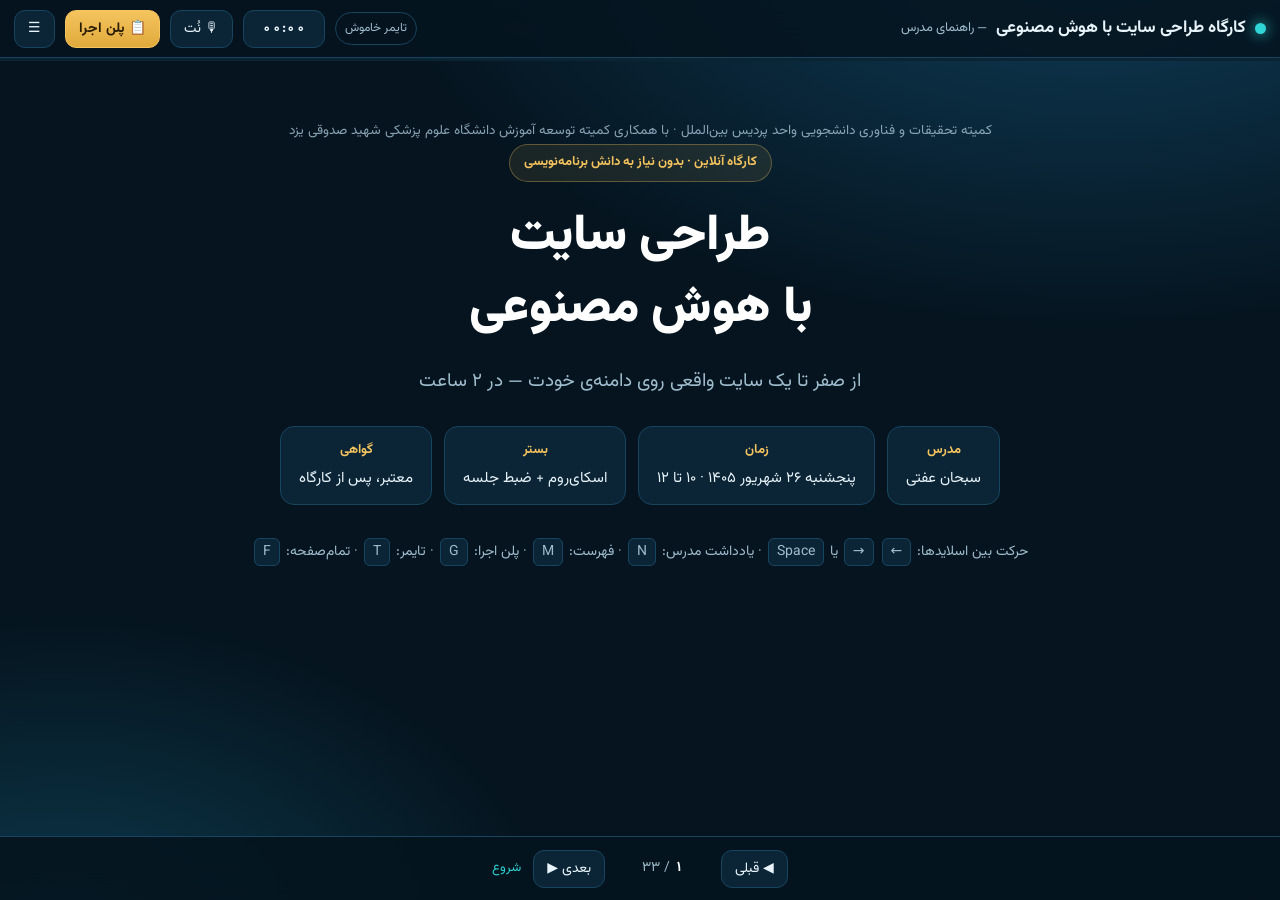
<file: workshop/index.html>
<!DOCTYPE html>
<html lang="fa" dir="rtl">
<head>
<meta charset="utf-8">
<meta name="viewport" content="width=device-width, initial-scale=1">
<title>کارگاه طراحی سایت با هوش مصنوعی</title>
<meta name="description" content="دک ارائه و راهنمای کامل مدرس برای کارگاه دوساعته طراحی سایت با هوش مصنوعی">
<link rel="icon" href="data:image/svg+xml,<svg xmlns='http://www.w3.org/2000/svg' viewBox='0 0 100 100'><text y='.9em' font-size='90'>🚀</text></svg>">
<link rel="preconnect" href="https://fonts.googleapis.com">
<link rel="preconnect" href="https://fonts.gstatic.com" crossorigin>
<link href="https://fonts.googleapis.com/css2?family=Vazirmatn:wght@400;500;700;900&display=swap" rel="stylesheet">
<style>
:root{
  --bg:#05141f; --bg2:#08203200; --panel:#0b2536; --panel2:#0e2e42;
  --line:#17455f; --line2:#1e5a7a;
  --teal:#2fd4d4; --teal-dim:#1c8f96; --gold:#f5c45e; --gold-dim:#a8802c;
  --txt:#e8f4fa; --txt-dim:#9fbccd; --white:#fff;
  --ok:#3ddc97; --warn:#ffb454; --danger:#ff6b6b;
  --radius:18px; --radius-sm:12px;
  --shadow:0 18px 50px rgba(0,0,0,.45);
  --maxw:1080px;
}
*{box-sizing:border-box}
html,body{margin:0;padding:0;height:100%}
body{
  font-family:'Vazirmatn',Tahoma,system-ui,sans-serif;
  background:
    radial-gradient(1200px 700px at 85% -10%, #10405c 0%, transparent 60%),
    radial-gradient(900px 600px at 5% 105%, #0d3a4d 0%, transparent 55%),
    var(--bg);
  background-attachment:fixed;
  color:var(--txt); line-height:1.95; font-size:17px;
  -webkit-font-smoothing:antialiased;
}
a{color:var(--teal)}
code{direction:ltr;unicode-bidi:isolate;display:inline-block;background:rgba(47,212,212,.1);
  border:1px solid var(--line);border-radius:6px;padding:0 6px;font-size:.92em;font-family:Consolas,monospace}
b,strong{color:var(--white);font-weight:700}

/* ---------- TOP BAR ---------- */
.topbar{
  position:fixed; inset-inline:0; top:0; height:58px; z-index:60;
  display:flex; align-items:center; gap:10px; padding:0 14px;
  background:rgba(5,20,31,.86); backdrop-filter:blur(14px);
  border-bottom:1px solid var(--line);
}
.brand{display:flex;align-items:center;gap:9px;font-weight:700;white-space:nowrap}
.brand .dot{width:11px;height:11px;border-radius:50%;background:var(--teal);box-shadow:0 0 14px var(--teal)}
.brand span.sub{color:var(--txt-dim);font-weight:400;font-size:13px}
.spacer{flex:1}
.btn{
  background:var(--panel); border:1px solid var(--line); color:var(--txt);
  border-radius:11px; padding:7px 13px; font-family:inherit; font-size:14px;
  cursor:pointer; display:inline-flex; align-items:center; gap:7px; transition:.16s;
  white-space:nowrap;
}
.btn:hover{border-color:var(--teal);color:var(--white);transform:translateY(-1px)}
.btn.on{background:var(--teal);color:#042028;border-color:var(--teal);font-weight:700}
.btn.gold{background:linear-gradient(180deg,var(--gold),#e0a93b);color:#2a1c00;border-color:var(--gold);font-weight:700}
.btn.ghost{background:transparent}
.btn kbd{font-family:inherit;font-size:11px;opacity:.6;border:1px solid currentColor;border-radius:5px;padding:0 4px}
#timerBox{font-variant-numeric:tabular-nums;font-weight:700;min-width:82px;justify-content:center}
#paceTag{font-size:12px;padding:4px 9px;border-radius:20px;border:1px solid var(--line);color:var(--txt-dim)}
#paceTag.ahead{color:var(--ok);border-color:var(--ok)}
#paceTag.behind{color:var(--warn);border-color:var(--warn)}
#paceTag.late{color:var(--danger);border-color:var(--danger)}
.progress{position:fixed;top:58px;inset-inline:0;height:3px;background:#0a2434;z-index:60}
.progress>i{display:block;height:100%;background:linear-gradient(90deg,var(--teal),var(--gold));transition:width .3s}

/* ---------- SLIDE AREA ---------- */
.stage{padding:96px 20px 130px;min-height:100vh}
.slide{display:none;max-width:var(--maxw);margin:0 auto;animation:in .35s ease both}
.slide.active{display:block}
@keyframes in{from{opacity:0;transform:translateY(14px)}to{opacity:1;transform:none}}
.eyebrow{
  display:inline-flex;align-items:center;gap:8px;font-size:13px;font-weight:700;
  color:var(--gold); background:rgba(245,196,94,.09); border:1px solid rgba(245,196,94,.32);
  padding:5px 14px;border-radius:30px;margin-bottom:14px;
}
h1{font-size:clamp(30px,5vw,50px);line-height:1.45;margin:.1em 0 .35em;font-weight:900;color:var(--white)}
h2{font-size:clamp(24px,3.6vw,36px);line-height:1.5;margin:.1em 0 .5em;font-weight:900;color:var(--white)}
h3{font-size:20px;margin:1.3em 0 .5em;color:var(--teal);font-weight:700}
.lead{font-size:19px;color:var(--txt-dim);max-width:62ch}
.hl{color:var(--teal);font-weight:700}
.hl-g{color:var(--gold);font-weight:700}

/* ---------- CARDS / GRID ---------- */
.card{
  background:linear-gradient(180deg,var(--panel),#092131);
  border:1px solid var(--line); border-radius:var(--radius);
  padding:20px 22px; box-shadow:var(--shadow);
}
.card + .card{margin-top:14px}
.grid{display:grid;gap:14px;margin-top:8px}
.g2{grid-template-columns:repeat(2,1fr)}
.g3{grid-template-columns:repeat(3,1fr)}
.g4{grid-template-columns:repeat(4,1fr)}
@media(max-width:860px){.g2,.g3,.g4{grid-template-columns:1fr}}
.card h4{margin:0 0 6px;font-size:18px;color:var(--white);display:flex;align-items:center;gap:9px}
.card p{margin:0;color:var(--txt-dim);font-size:15.5px}
.ico{
  width:38px;height:38px;flex:none;border-radius:11px;display:grid;place-items:center;font-size:19px;
  background:rgba(47,212,212,.12);border:1px solid rgba(47,212,212,.3);
}
.ico.g{background:rgba(245,196,94,.12);border-color:rgba(245,196,94,.3)}

ul.bullets{list-style:none;padding:0;margin:14px 0}
ul.bullets li{position:relative;padding-inline-start:30px;margin-bottom:11px;font-size:17px}
ul.bullets li::before{
  content:'';position:absolute;inset-inline-start:6px;top:14px;width:9px;height:9px;border-radius:50%;
  background:var(--teal);box-shadow:0 0 10px rgba(47,212,212,.7);
}
ul.bullets.gold li::before{background:var(--gold);box-shadow:0 0 10px rgba(245,196,94,.7)}
ol.steps{counter-reset:s;list-style:none;padding:0;margin:14px 0}
ol.steps li{counter-increment:s;position:relative;padding-inline-start:46px;margin-bottom:14px}
ol.steps li::before{
  content:counter(s);position:absolute;inset-inline-start:0;top:4px;width:30px;height:30px;border-radius:9px;
  background:var(--teal);color:#042028;font-weight:900;display:grid;place-items:center;font-size:15px;
}

/* ---------- TIMELINE / FLOW ---------- */
.flow{display:flex;gap:10px;flex-wrap:wrap;margin-top:18px}
.flow .step{
  flex:1 1 170px;background:var(--panel);border:1px solid var(--line);border-radius:14px;padding:14px;
  position:relative;text-align:center;
}
.flow .step .n{
  width:30px;height:30px;margin:0 auto 8px;border-radius:50%;background:var(--gold);color:#2a1c00;
  font-weight:900;display:grid;place-items:center;
}
.flow .step b{display:block;font-size:15px;margin-bottom:3px}
.flow .step small{color:var(--txt-dim);font-size:13px;line-height:1.7;display:block}

/* ---------- CODE ---------- */
.codewrap{position:relative;margin:14px 0}
pre{
  background:#04121c;border:1px solid var(--line);border-radius:var(--radius-sm);
  padding:16px 18px;overflow:auto;direction:ltr;text-align:left;
  font-family:'SFMono-Regular',Consolas,'Courier New',monospace;font-size:14px;line-height:1.75;
  color:#cfe9f5;margin:0;
}
pre .c{color:#5d87a1}      /* comment */
pre .t{color:#7fd6ff}      /* tag */
pre .s{color:#ffd48a}      /* string */
pre .k{color:#ff9ecb}      /* keyword */
.copy{
  position:absolute;top:8px;inset-inline-end:8px;z-index:2;
  background:var(--panel2);border:1px solid var(--line2);color:var(--txt);
  border-radius:9px;padding:4px 11px;font-family:inherit;font-size:12.5px;cursor:pointer;
}
.copy:hover{background:var(--teal);color:#042028}
.copy.done{background:var(--ok);color:#03301f;border-color:var(--ok)}

/* ---------- PROMPT CARD ---------- */
.prompt{
  background:linear-gradient(180deg,#0f3246,#0a2333);
  border:1px solid var(--gold-dim);border-radius:var(--radius);padding:18px 20px;position:relative;margin:16px 0;
}
.prompt::before{
  content:'✦ پرامپت آماده';position:absolute;top:-13px;inset-inline-start:20px;
  background:var(--gold);color:#2a1c00;font-size:12.5px;font-weight:700;padding:2px 12px;border-radius:20px;
}
.prompt .body{
  background:#04121c;border:1px solid var(--line);border-radius:var(--radius-sm);
  padding:15px 16px;margin-top:10px;white-space:pre-wrap;font-size:15px;color:#d5ecf7;line-height:2;
}

/* ---------- CALLOUTS ---------- */
.note{
  border-inline-start:4px solid var(--teal);background:rgba(47,212,212,.07);
  padding:13px 17px;border-radius:0 var(--radius-sm) var(--radius-sm) 0;margin:14px 0;font-size:16px;
}
.note.warn{border-color:var(--warn);background:rgba(255,180,84,.08)}
.note.bad{border-color:var(--danger);background:rgba(255,107,107,.08)}
.note.ok{border-color:var(--ok);background:rgba(61,220,151,.08)}
.note b{display:block;margin-bottom:3px}

/* ---------- DETAILS / ACCORDION ---------- */
details{
  background:var(--panel);border:1px solid var(--line);border-radius:var(--radius-sm);
  margin:11px 0;overflow:hidden;
}
details[open]{border-color:var(--teal-dim)}
summary{
  cursor:pointer;padding:12px 17px;font-weight:700;color:var(--teal);list-style:none;
  display:flex;align-items:center;gap:9px;user-select:none;font-size:16px;
}
summary::-webkit-details-marker{display:none}
summary::before{content:'＋';font-weight:900;color:var(--gold);width:19px;display:inline-block}
details[open] summary::before{content:'－'}
summary:hover{background:rgba(47,212,212,.06)}
details .in{padding:2px 17px 16px;border-top:1px solid var(--line);color:var(--txt-dim)}
details .in p:first-child{margin-top:12px}

/* ---------- TABLE ---------- */
table{width:100%;border-collapse:collapse;margin:14px 0;font-size:15.5px;overflow:hidden;border-radius:var(--radius-sm)}
th,td{padding:11px 14px;border:1px solid var(--line);text-align:right;vertical-align:top}
th{background:var(--panel2);color:var(--white);font-weight:700}
td{background:rgba(11,37,54,.55);color:var(--txt-dim)}
td b{color:var(--white)}
tr:hover td{background:rgba(47,212,212,.06)}

/* ---------- SPEAKER NOTES ---------- */
.notes{display:none}
body.shownotes .notes{
  display:block;margin-top:20px;background:rgba(245,196,94,.07);
  border:1px dashed var(--gold-dim);border-radius:var(--radius-sm);padding:15px 18px;font-size:16px;color:#f3e2c0;
}
body.shownotes .notes::before{
  content:'🎙 چی بگم';display:block;font-weight:900;color:var(--gold);margin-bottom:7px;font-size:14px;letter-spacing:.3px;
}
.notes .say{color:#fff;font-style:normal;border-inline-start:3px solid var(--gold);padding-inline-start:11px;display:block;margin:9px 0}

/* ---------- BOTTOM NAV ---------- */
.nav{
  position:fixed;bottom:0;inset-inline:0;height:64px;z-index:60;
  display:flex;align-items:center;justify-content:center;gap:12px;padding:0 16px;
  background:rgba(5,20,31,.9);backdrop-filter:blur(14px);border-top:1px solid var(--line);
}
.nav .pos{font-size:14px;color:var(--txt-dim);font-variant-numeric:tabular-nums;min-width:92px;text-align:center}
.nav .sect{font-size:13px;color:var(--teal);max-width:270px;overflow:hidden;text-overflow:ellipsis;white-space:nowrap}
@media(max-width:700px){.nav .sect{display:none}}
@media(max-width:820px){
  .brand span.sub{display:none}
  #paceTag{display:none}
  .topbar{gap:7px;padding:0 9px}
  .btn{padding:7px 10px;font-size:13px}
  .brand{font-size:14px;overflow:hidden;text-overflow:ellipsis;white-space:nowrap}
}
@media(max-width:520px){ .brand{display:none} }

/* ---------- TOC DRAWER ---------- */
.drawer{
  position:fixed;inset:0;z-index:80;background:rgba(2,10,16,.75);backdrop-filter:blur(5px);
  display:none;
}
.drawer.open{display:block}
.drawer .panel{
  position:absolute;inset-block:0;inset-inline-end:0;width:min(440px,92vw);
  background:#071c2a;border-inline-start:1px solid var(--line);padding:20px;overflow:auto;
  animation:slide .25s ease both;
}
@keyframes slide{from{transform:translateX(-30px);opacity:0}to{transform:none;opacity:1}}
.drawer h3{margin-top:0}
.toc{list-style:none;padding:0;margin:0}
.toc .sec{
  margin:16px 0 6px;font-size:12.5px;font-weight:700;color:var(--gold);letter-spacing:.4px;
  display:flex;justify-content:space-between;align-items:center;
}
.toc .sec em{font-style:normal;color:var(--txt-dim);font-weight:400}
.toc li.item{padding:0}
.toc li.item a{
  display:flex;gap:10px;align-items:center;padding:7px 11px;border-radius:9px;color:var(--txt);
  text-decoration:none;font-size:15px;
}
.toc li.item a:hover{background:rgba(47,212,212,.1)}
.toc li.item a.cur{background:var(--teal);color:#042028;font-weight:700}
.toc li.item a i{font-style:normal;opacity:.5;font-size:12px;min-width:20px}

/* ---------- MODAL (guide) ---------- */
.modal{position:fixed;inset:0;z-index:90;background:rgba(2,10,16,.85);backdrop-filter:blur(6px);display:none;overflow:auto;padding:30px 16px}
.modal.open{display:block}
.modal .sheet{max-width:920px;margin:0 auto;background:#071c2a;border:1px solid var(--line);border-radius:var(--radius);padding:26px 28px;box-shadow:var(--shadow)}
.modal .x{position:sticky;top:0;float:inline-end;margin:-10px -10px 0 0}

/* ---------- COVER ---------- */
.cover{text-align:center;padding-top:14px}
.cover .meta{display:flex;gap:12px;justify-content:center;flex-wrap:wrap;margin-top:26px}
.cover .meta div{
  background:var(--panel);border:1px solid var(--line);border-radius:14px;padding:11px 18px;font-size:15px;
}
.cover .meta b{display:block;color:var(--gold);font-size:13px;font-weight:700}
.logo-row{display:flex;gap:12px;justify-content:center;flex-wrap:wrap;margin-top:8px;opacity:.85;font-size:13.5px;color:var(--txt-dim)}
.kbdhelp{margin-top:34px;font-size:14px;color:var(--txt-dim)}
.kbdhelp kbd{background:var(--panel);border:1px solid var(--line);border-radius:6px;padding:2px 8px;margin:0 2px;font-family:inherit}

.pill{display:inline-block;background:rgba(47,212,212,.12);border:1px solid var(--line2);border-radius:20px;padding:3px 12px;font-size:13.5px;margin:3px 3px 3px 0;color:var(--teal)}
.pill.g{background:rgba(245,196,94,.1);border-color:var(--gold-dim);color:var(--gold)}
.pill.r{background:rgba(255,107,107,.1);border-color:#7a3838;color:#ff9b9b}
.ltr{direction:ltr;unicode-bidi:isolate}

.checklist{list-style:none;padding:0;margin:12px 0}
.checklist li{padding:9px 0;border-bottom:1px dashed var(--line);display:flex;gap:11px;align-items:flex-start}
.checklist li:last-child{border:0}
.checklist input{margin-top:9px;accent-color:var(--teal);width:17px;height:17px;flex:none}
.checklist label{cursor:pointer;flex:1}

.big-num{font-size:44px;font-weight:900;color:var(--gold);line-height:1.2}
.center{text-align:center}
.muted{color:var(--txt-dim)}
.sm{font-size:14.5px}

/* ---------- PRINT ---------- */
@media print{
  .topbar,.nav,.progress,.drawer,.modal,.copy{display:none!important}
  body{background:#fff;color:#111}
  .stage{padding:0}
  .slide{display:block!important;page-break-after:always;max-width:none;border-bottom:1px solid #ccc;padding-bottom:20px}
  .card,.prompt,details,pre{background:#f6f8fa!important;color:#111!important;border-color:#ccd!important;box-shadow:none}
  h1,h2,.card h4{color:#0a2333!important}
  .notes{display:block!important}
}
</style>
</head>
<body>

<div class="topbar">
  <div class="brand"><span class="dot"></span> کارگاه طراحی سایت با هوش مصنوعی <span class="sub">— راهنمای مدرس</span></div>
  <div class="spacer"></div>
  <span id="paceTag">تایمر خاموش</span>
  <button class="btn" id="timerBox" title="شروع/توقف تایمر (T)">۰۰:۰۰</button>
  <button class="btn" id="btnNotes" title="یادداشت مدرس (N)">🎙 نُت</button>
  <button class="btn gold" id="btnGuide" title="راهنمای کامل اجرا (G)">📋 پلن اجرا</button>
  <button class="btn" id="btnToc" title="فهرست (M)">☰</button>
</div>
<div class="progress"><i id="bar" style="width:0"></i></div>

<main class="stage" id="stage">

<!-- ============ 0. COVER ============ -->
<section class="slide active" data-sec="شروع" data-min="0">
  <div class="cover">
    <div class="logo-row">کمیته تحقیقات و فناوری دانشجویی واحد پردیس بین‌الملل · با همکاری کمیته توسعه آموزش دانشگاه علوم پزشکی شهید صدوقی یزد</div>
    <span class="eyebrow">کارگاه آنلاین · بدون نیاز به دانش برنامه‌نویسی</span>
    <h1>طراحی سایت<br>با هوش مصنوعی</h1>
    <p class="lead" style="margin:0 auto">از صفر تا یک سایت واقعی روی دامنه‌ی خودت — در ۲ ساعت</p>
    <div class="meta">
      <div><b>مدرس</b> سبحان عفتی</div>
      <div><b>زمان</b> پنجشنبه ۲۶ شهریور ۱۴۰۵ · ۱۰ تا ۱۲</div>
      <div><b>بستر</b> اسکای‌روم + ضبط جلسه</div>
      <div><b>گواهی</b> معتبر، پس از کارگاه</div>
    </div>
    <p class="kbdhelp">
      حرکت بین اسلایدها: <kbd>←</kbd> <kbd>→</kbd> یا <kbd>Space</kbd> ·
      یادداشت مدرس: <kbd>N</kbd> · فهرست: <kbd>M</kbd> · پلن اجرا: <kbd>G</kbd> · تایمر: <kbd>T</kbd> · تمام‌صفحه: <kbd>F</kbd>
    </p>
  </div>
  <div class="notes">
    <span class="say">«سلام به همگی، خوش اومدین. من سبحان عفتی هستم، دانشجوی پزشکی شهید صدوقی یزد. قراره تو دو ساعت آینده کاری کنیم که خیلی‌ها فکر می‌کنن ماه‌ها طول می‌کشه: ساختن یه سایت واقعی، بدون اینکه حتی یک خط کد بلد باشین.»</span>
    ۳۰ ثانیه اول را صرف <b>انرژی دادن</b> کن، نه معرفی طولانی. قبل از شروع محتوا، یک سؤال در چت بپرس تا کلاس گرم شود:
    <span class="say">«قبل از هر چیز، تو چت بنویسین: اسمتون + رشته‌تون + اگه سایت بسازین، اولین چیزی که توش می‌ذارین چیه؟»</span>
    در حالی که جواب می‌دهند، اشتراک صفحه و صدا را چک کن.
  </div>
</section>

<!-- ============ 1. PROMISE ============ -->
<section class="slide" data-sec="شروع" data-min="4">
  <span class="eyebrow">قرار ما</span>
  <h2>ساعت ۱۲، شما این‌ها را دارید</h2>
  <div class="grid g2">
    <div class="card"><h4><span class="ico">🌐</span> یک سایت زنده</h4><p>یک سایت شخصی/رزومه‌ای که روی اینترنت بالا آمده و هرکسی با آدرسش می‌تواند ببیندش.</p></div>
    <div class="card"><h4><span class="ico">🧠</span> مهارت پرامپت‌نویسی</h4><p>می‌دانید چطور از هوش مصنوعی کد بگیرید، اصلاحش کنید و خطایش را رفع کنید.</p></div>
    <div class="card"><h4><span class="ico g">🗺</span> نقشه راه</h4><p>می‌دانید دامنه، هاست، SSL، دیتابیس چه هستند و کجای پازل قرار می‌گیرند.</p></div>
    <div class="card"><h4><span class="ico g">🔁</span> قابلیت تکرار</h4><p>فردا برای پروژه، مطب، استارتاپ یا کلینیک خودتان دوباره همین کار را می‌کنید.</p></div>
  </div>
  <div class="note ok"><b>جمله‌ی کلیدی که باید جا بیفتد</b>
  هوش مصنوعی جای برنامه‌نویس را نمی‌گیرد؛ ولی جای <b>«بلد نبودن شروع کردن»</b> را می‌گیرد.</div>
  <div class="notes">
    اینجا <b>انتظار را تنظیم کن</b>. نگو «متخصص می‌شین»؛ بگو «راه‌انداز می‌شین».
    <span class="say">«من قرار نیست دو ساعته شما رو برنامه‌نویس کنم — کسی نمی‌تونه. ولی قراره کاری کنم که دیگه هیچ‌وقت جمله‌ی "بلد نیستم سایت بسازم" رو نگین.»</span>
    اگر دمویی از سایت آماده داری، <b>همین‌جا</b> نشانش بده (۲۰ ثانیه). دیدن نتیجه‌ی نهایی در ابتدا، انگیزه‌ی کل کارگاه را می‌سازد.
  </div>
</section>

<!-- ============ 2. RULES ============ -->
<section class="slide" data-sec="شروع" data-min="6">
  <span class="eyebrow">قوانین دوستانه</span>
  <h2>چطور بیشترین استفاده را ببرید</h2>
  <ul class="bullets">
    <li><b>میکروفن‌ها بسته، چت باز.</b> هر سؤالی داشتید همان لحظه در چت بنویسید؛ من سر هر بخش جواب می‌دهم.</li>
    <li><b>هرجا گم شدید، بنویسید «گم شدم».</b> جدی می‌گویم — این جمله برای من مهم‌ترین بازخورد است.</li>
    <li><b>جلسه ضبط می‌شود.</b> پس اگر جایی جا ماندید، استرس نگیرید؛ لینک ضبط برایتان ارسال می‌شود.</li>
    <li><b>همراه من انجام بدهید.</b> اگر می‌توانید، پنجره را نصف کنید: نصف من، نصف کار خودتان.</li>
    <li><b>اشتباه کردن بخشی از کار است.</b> خطا گرفتن یعنی دارید واقعاً کار می‌کنید.</li>
  </ul>
  <div class="note warn"><b>پیش‌نیاز فنی (همین حالا چک کنید)</b>
  یک مرورگر · اینترنت · حساب کاربری در یک ابزار هوش مصنوعی (ChatGPT / Claude / Gemini) · حدود ۱۵۰ مگابایت فضای خالی برای XAMPP</div>
  <div class="notes">
    این اسلاید را سریع رد کن (۹۰ ثانیه). ولی روی «گم شدم» تأکید کن — <b>اجازه دادن برای نفهمیدن</b>، ریزش کلاس را کم می‌کند.
    <span class="say">«یه قانون داریم: هرکی هرجا گم شد، فقط تو چت بنویسه "گم شدم". من صبر می‌کنم. اینجا کسی قرار نیست ادای بلد بودن دربیاره.»</span>
  </div>
</section>

<!-- ============ 3. ROADMAP ============ -->
<section class="slide" data-sec="شروع" data-min="8">
  <span class="eyebrow">نقشه راه</span>
  <h2>مسیر امروز، در ۵ قدم</h2>
  <div class="flow">
    <div class="step"><div class="n">۱</div><b>مفاهیم پایه</b><small>دامنه، هاست، SSL، cPanel<br>سایت اصلاً چیست؟</small></div>
    <div class="step"><div class="n">۲</div><b>لوکال‌هاست</b><small>XAMPP، آشنایی با PHP و MySQL<br>سایت روی کامپیوتر خودم</small></div>
    <div class="step"><div class="n">۳</div><b>ساخت با AI</b><small>پرامپت‌نویسی، گرفتن کد<br>قلب کارگاه</small></div>
    <div class="step"><div class="n">۴</div><b>کار با کد AI</b><small>اصلاح، ریسپانسیو، رفع خطا<br>بدون دانش قبلی</small></div>
    <div class="step"><div class="n">۵</div><b>انتقال به هاست</b><small>File Manager، اتصال دامنه<br>سایت روی اینترنت</small></div>
  </div>
  <div class="note"><b>ذهنیت درست</b>
  قدم‌های ۱ و ۲ «زیرساخت»‌اند و کمی خشک — ولی بدون آن‌ها قدم ۵ ممکن نیست. تحمل کنید، شیرینی کار از قدم ۳ شروع می‌شود.</div>
  <div class="notes">
    این اسلاید <b>لنگر ذهنی</b> کلاس است. هر بار که بخش عوض می‌شود، به همین تصویر برگرد و بگو «الان اینجاییم».
    <span class="say">«این پنج تا قدم رو یادتون باشه. من سر هر قدم برمی‌گردم به همین تصویر و می‌گم کجای مسیریم، که هیچ‌وقت گم نشین.»</span>
    زمان‌بندی تقریبی هر قدم: ۱۲ + ۱۵ + ۲۵ + ۲۰ + ۲۰ دقیقه، با ۱۵ دقیقه پرسش و پاسخ پراکنده.
  </div>
</section>

<!-- ============ SECTION 1: BASICS ============ -->
<section class="slide" data-sec="۱. مفاهیم پایه" data-min="10">
  <span class="eyebrow">قدم ۱ از ۵</span>
  <h1>سایت اصلاً چیست؟</h1>
  <p class="lead">قبل از اینکه چیزی بسازیم، باید بدانیم داریم چه می‌سازیم. با یک تشبیه ساده جلو می‌رویم: <b class="hl-g">ساختن یک مغازه</b>.</p>
  <div class="grid g4" style="margin-top:22px">
    <div class="card center"><div style="font-size:34px">🏠</div><h4 style="justify-content:center">هاست</h4><p>زمین و ساختمان مغازه</p></div>
    <div class="card center"><div style="font-size:34px">🪧</div><h4 style="justify-content:center">دامنه</h4><p>تابلو و آدرس مغازه</p></div>
    <div class="card center"><div style="font-size:34px">🗺</div><h4 style="justify-content:center">DNS</h4><p>نقشه‌ای که آدرس را به مغازه می‌رساند</p></div>
    <div class="card center"><div style="font-size:34px">🔒</div><h4 style="justify-content:center">SSL</h4><p>قفل و دوربین امنیتی مغازه</p></div>
  </div>
  <div class="notes">
    این تشبیه را <b>تا آخر کارگاه</b> نگه دار و مدام به آن ارجاع بده. ذهن غیرفنی با استعاره یاد می‌گیرد، نه با تعریف.
    <span class="say">«فرض کنین می‌خواین یه مغازه بزنین. اول یه ملک می‌خواین — این می‌شه هاست. بعد یه تابلو با اسم مغازه — این می‌شه دامنه. بعد باید تو نقشه‌های شهر ثبت بشه که مردم پیداش کنن — این می‌شه DNS. و آخرش یه قفل و دزدگیر — این می‌شه SSL.»</span>
  </div>
</section>

<section class="slide" data-sec="۱. مفاهیم پایه" data-min="13">
  <span class="eyebrow">دامنه</span>
  <h2>🪧 دامنه: آدرس سایت شما</h2>
  <p class="lead">همان چیزی که کاربر در مرورگر تایپ می‌کند: <code>sobhan-efati.ir</code></p>
  <div class="grid g3">
    <div class="card"><h4>پسوند (TLD)</h4><p><span class="pill ltr">.com</span><span class="pill ltr">.ir</span><span class="pill ltr">.org</span><span class="pill ltr">.net</span><span class="pill ltr">.me</span><span class="pill ltr">.app</span></p></div>
    <div class="card"><h4>قیمت تقریبی سالانه</h4><p><b class="ltr">.ir</b> حدود ۳۰ هزار تومان — ارزان‌ترین گزینه<br><b class="ltr">.com</b> حدود ۸۰۰ هزار تا ۱ میلیون تومان</p></div>
    <div class="card"><h4>از کجا بخریم؟</h4><p><b class="ltr">.ir</b> از <a href="https://www.nic.ir" target="_blank" rel="noopener">ایرنیک (nic.ir)</a> یا نمایندگی‌ها<br><b class="ltr">.com</b> از هر ارائه‌دهنده معتبر</p></div>
  </div>
  <details><summary>چطور یک نام دامنه‌ی خوب انتخاب کنم؟</summary><div class="in">
    <ul class="bullets sm">
      <li><b>کوتاه و قابل تلفظ:</b> اگر نتوانید پای تلفن بگویید، نام بدی است.</li>
      <li><b>بدون خط تیره و عدد</b> تا جای ممکن (باعث اشتباه تایپی می‌شود).</li>
      <li><b>نام خودتان عالی است</b> برای رزومه علمی: <code>name-family.ir</code></li>
      <li><b>اول ثبت، بعد تبلیغ:</b> قبل از چاپ روی کارت ویزیت، مطمئن شوید ثبت شده.</li>
      <li>در <a href="https://www.nic.ir" target="_blank" rel="noopener">ایرنیک</a> می‌توانید آزاد بودن دامنه <code>.ir</code> را رایگان استعلام کنید.</li>
    </ul>
  </div></details>
  <details><summary>دامنه‌ی رایگان هم داریم؟</summary><div class="in">
    <p>بله، اما با محدودیت. اگر فعلاً نمی‌خواهید هزینه کنید، می‌توانید از زیردامنه‌های رایگان استفاده کنید:</p>
    <p><span class="pill ltr">username.github.io</span><span class="pill ltr">yoursite.netlify.app</span><span class="pill ltr">yoursite.vercel.app</span></p>
    <p>این‌ها برای نمونه‌کار و رزومه کاملاً کافی‌اند و در انتهای کارگاه به آن‌ها برمی‌گردیم. فقط توجه کنید: این‌ها <b>PHP اجرا نمی‌کنند</b> (فقط HTML/CSS/JS).</p>
  </div></details>
  <div class="notes">
    اینجا پرسش «چقدر هزینه دارد؟» حتماً می‌آید. <b>خودت زودتر جوابش را بده</b> تا اعتماد بسازی.
    <span class="say">«یه نکته‌ی مهم: دامنه‌ی .ir سالی حدود سی هزار تومنه. یعنی کمتر از یه فنجون قهوه. پس بهونه‌ی گرون بودن نداریم.»</span>
    اگر وقت داری، زنده در nic.ir یک دامنه را استعلام کن — این «دیدن با چشم» خیلی مؤثرتر از توضیح است.
  </div>
</section>

<section class="slide" data-sec="۱. مفاهیم پایه" data-min="16">
  <span class="eyebrow">هاست</span>
  <h2>🏠 هاست: جایی که فایل‌های سایت زندگی می‌کنند</h2>
  <p class="lead">هاست یعنی یک کامپیوتر (سرور) که <b>۲۴ ساعته روشن است</b> و به اینترنت وصل، و فایل‌های سایت شما روی آن قرار دارد.</p>
  <table>
    <tr><th>نوع</th><th>مناسب چه کسی</th><th>قیمت تقریبی</th></tr>
    <tr><td><b>هاست اشتراکی</b><br>Shared Hosting</td><td>۹۵٪ افراد این جلسه — سایت شخصی، رزومه، وبلاگ، سایت کلینیک</td><td>سالی ۳۰۰ تا ۸۰۰ هزار تومان</td></tr>
    <tr><td><b>سرور مجازی</b><br>VPS</td><td>سایت‌های پربازدید یا پروژه‌های خاص</td><td>ماهی ۳۰۰ هزار تومان به بالا</td></tr>
    <tr><td><b>سرور اختصاصی</b></td><td>شرکت‌ها و سرویس‌های بزرگ</td><td>خیلی گران</td></tr>
  </table>
  <div class="note"><b>برای امروز</b> هاست اشتراکی لینوکسی با کنترل‌پنل cPanel بگیرید. دقیقاً همان چیزی است که در این کارگاه کار می‌کنیم.</div>
  <details><summary>هاست ایرانی یا خارجی؟</summary><div class="in">
    <p><b>هاست ایرانی:</b> سرعت بالاتر برای کاربران داخل ایران، پشتیبانی فارسی، پرداخت ریالی ساده، و برای دامنه <code>.ir</code> طبیعی‌تر است. برای سایت شخصی و دانشگاهی گزینه‌ی منطقی است.</p>
    <p><b>هاست خارجی:</b> برای مخاطب بین‌المللی بهتر است، ولی پرداخت ارزی و گاهی محدودیت‌های دسترسی دارد.</p>
    <p><b>پیشنهاد من برای شما:</b> هاست ایرانی، لینوکس، cPanel، پلن اقتصادی با حداقل ۵۰۰ مگابایت فضا. همین کافی است.</p>
  </div></details>
  <details><summary>موقع خرید هاست دنبال چه چیزهایی باشم؟</summary><div class="in">
    <ul class="bullets sm">
      <li><b>کنترل‌پنل cPanel</b> (یا DirectAdmin) — نه پنل اختصاصی ناشناخته</li>
      <li><b>پشتیبانی PHP نسخه ۸ به بالا</b> و <b>MySQL / MariaDB</b></li>
      <li><b>SSL رایگان (Let's Encrypt)</b> — نباید بابتش پول بگیرند</li>
      <li><b>بکاپ‌گیری خودکار</b> و <b>گارانتی بازگشت وجه</b></li>
      <li><b>پشتیبانی ۲۴ ساعته با تیکت</b> — این را با یک تیکت تست کنید</li>
    </ul>
  </div></details>
  <div class="notes">
    <b>هیچ برند خاصی را تبلیغ نکن.</b> فقط معیار بده. اگر پرسیدند «کدوم شرکت؟» بگو معیارها را بگویم شما مقایسه کنید — این حرفه‌ای‌تر است و جای شبهه نمی‌گذارد.
    <span class="say">«من اسم هیچ شرکتی رو نمی‌برم، چون قرار نیست اینجا تبلیغ بشه. به‌جاش بهتون معیار می‌دم؛ با این معیارها خودتون بهترین رو انتخاب می‌کنین.»</span>
  </div>
</section>

<section class="slide" data-sec="۱. مفاهیم پایه" data-min="19">
  <span class="eyebrow">DNS و SSL</span>
  <h2>🗺 DNS و 🔒 SSL — دو قطعه‌ی گمشده</h2>
  <div class="grid g2">
    <div class="card">
      <h4><span class="ico">🗺</span> DNS چیست؟</h4>
      <p>دفترچه تلفن اینترنت. کاربر می‌نویسد <code>mysite.ir</code>، DNS آن را ترجمه می‌کند به آدرس عددی سرور (مثل <code>185.4.x.x</code>).</p>
      <p style="margin-top:10px">کار عملی شما فقط یک چیز است: <b>Nameserver های هاست را در پنل دامنه وارد کنید.</b></p>
    </div>
    <div class="card">
      <h4><span class="ico g">🔒</span> SSL چیست؟</h4>
      <p>گواهی امنیتی که باعث می‌شود آدرس سایت با <b>https</b> و قفل سبز باز شود و اطلاعات کاربر رمزنگاری شود.</p>
      <p style="margin-top:10px">بدون آن، مرورگر به کاربر هشدار <b>«Not Secure»</b> می‌دهد و گوگل هم سایت را پایین‌تر نشان می‌دهد.</p>
    </div>
  </div>
  <div class="note ok"><b>خبر خوب</b> SSL امروز <b>رایگان</b> است. در cPanel بخشی به نام <b>SSL/TLS Status</b> یا <b>Let's Encrypt</b> هست؛ یک کلیک، و تمام.</div>
  <div class="note warn"><b>نکته‌ای که همه را گیج می‌کند</b> بعد از وارد کردن Nameserver، تا <b>چند ساعت (گاهی تا ۲۴ ساعت)</b> طول می‌کشد تا در کل اینترنت پخش شود. اگر سایتتان بلافاصله بالا نیامد، خراب نشده — فقط صبر کنید.</div>
  <div class="notes">
    نکته‌ی «۲۴ ساعت صبر» را حتماً بگو، وگرنه فردا ۲۰ نفر پیام می‌دهند «سایتم بالا نیومد».
    <span class="say">«این یکی رو با خط قرمز یادداشت کنین: بعد از وصل کردن دامنه، ممکنه چند ساعت طول بکشه. اگه بلافاصله بالا نیومد، چیزی خراب نشده؛ فقط اینترنت داره خبردار می‌شه.»</span>
  </div>
</section>

<section class="slide" data-sec="۱. مفاهیم پایه" data-min="22">
  <span class="eyebrow">cPanel</span>
  <h2>🎛 cPanel: داشبورد مدیریت سایت</h2>
  <p class="lead">cPanel رابط گرافیکی هاست است. یعنی به‌جای دستورهای پیچیده، با کلیک کار می‌کنید. این چند بخش را امروز لازم داریم:</p>
  <div class="grid g3">
    <div class="card"><h4>📁 File Manager</h4><p>مدیریت فایل‌های سایت. <b>مهم‌ترین بخش برای ما.</b> آپلود، حذف، ویرایش.</p></div>
    <div class="card"><h4>🗄 MySQL Databases</h4><p>ساخت دیتابیس و کاربر دیتابیس برای بخش‌های پویای سایت.</p></div>
    <div class="card"><h4>🔐 SSL/TLS Status</h4><p>فعال کردن گواهی امنیتی و https با یک کلیک.</p></div>
    <div class="card"><h4>🐘 Select PHP Version</h4><p>انتخاب نسخه‌ی PHP. معمولاً ۸.۱ یا بالاتر انتخاب کنید.</p></div>
    <div class="card"><h4>📧 Email Accounts</h4><p>ساخت ایمیل روی دامنه‌ی خودتان: <code>info@yoursite.ir</code></p></div>
    <div class="card"><h4>🔎 phpMyAdmin</h4><p>مشاهده و ویرایش جدول‌های دیتابیس به صورت گرافیکی.</p></div>
  </div>
  <div class="note"><b>قانون طلایی</b> فایل‌های سایت شما <b>حتماً</b> باید داخل پوشه‌ای به نام <b class="hl">public_html</b> قرار بگیرند. هرچیزی بیرون این پوشه، از اینترنت دیده نمی‌شود.</div>
  <div class="notes">
    اگر به cPanel دسترسی زنده داری، <b>همین‌جا</b> اشتراک صفحه بگذار و یک تور ۲ دقیقه‌ای بده. دیدن محیط واقعی، ترس را می‌ریزد.
    <span class="say">«این محیط شاید اولش شلوغ به‌نظر برسه، ولی ما فقط با شیش تا از این آیکون‌ها کار داریم. بقیه‌ش رو می‌تونین فعلاً نادیده بگیرین.»</span>
    اگر دسترسی نداری، از پلن B استفاده کن: اسکرین‌شات‌های از پیش آماده. <b>هرگز وسط کلاس دنبال دسترسی نگرد.</b>
  </div>
</section>

<section class="slide" data-sec="۱. مفاهیم پایه" data-min="25">
  <span class="eyebrow">مفهوم کلیدی</span>
  <h2>فرانت‌اند و بک‌اند — تفاوت در یک نگاه</h2>
  <div class="grid g2">
    <div class="card">
      <h4><span class="ico">🎨</span> فرانت‌اند (Front-end)</h4>
      <p>هرچیزی که کاربر <b>می‌بیند</b>: رنگ‌ها، دکمه‌ها، متن‌ها، عکس‌ها، انیمیشن.</p>
      <p style="margin-top:10px"><span class="pill">HTML — اسکلت</span><span class="pill">CSS — ظاهر</span><span class="pill">JavaScript — رفتار</span></p>
      <p style="margin-top:10px" class="sm">تشبیه: دکوراسیون و ویترین مغازه.</p>
    </div>
    <div class="card">
      <h4><span class="ico g">⚙️</span> بک‌اند (Back-end)</h4>
      <p>هرچیزی که <b>پشت صحنه</b> اتفاق می‌افتد: ذخیره اطلاعات فرم، ورود کاربر، جست‌وجو.</p>
      <p style="margin-top:10px"><span class="pill g">PHP — منطق</span><span class="pill g">MySQL — دیتابیس</span></p>
      <p style="margin-top:10px" class="sm">تشبیه: انبار و حسابداری مغازه.</p>
    </div>
  </div>
  <div class="note"><b>برای یک سایت رزومه‌ای ساده</b> فقط HTML و CSS کافی است! PHP و MySQL وقتی لازم می‌شوند که بخواهید <b>اطلاعات ذخیره کنید</b> — مثلاً فرم تماس یا لیست مقالات.</div>
  <div class="notes">
    این اسلاید ترس «چقدر چیز باید یاد بگیرم» را کم می‌کند.
    <span class="say">«خبر خوب اینه که برای چیزی که امروز می‌سازیم، شما نیازی ندارین هیچ‌کدوم از این‌ها رو یاد بگیرین. فقط باید بدونین کدوم چیه، که وقتی به هوش مصنوعی می‌گین چی می‌خواین، درست بگین.»</span>
  </div>
</section>

<!-- ============ SECTION 2: LOCALHOST ============ -->
<section class="slide" data-sec="۲. لوکال‌هاست" data-min="28">
  <span class="eyebrow">قدم ۲ از ۵</span>
  <h1>لوکال‌هاست<br>سایت روی کامپیوتر خودتان</h1>
  <p class="lead">قبل از اینکه چیزی را روی اینترنت بفرستیم، آن را روی کامپیوتر خودمان می‌سازیم و تست می‌کنیم. این محیط را <b class="hl">لوکال‌هاست</b> می‌گویند.</p>
  <div class="grid g3" style="margin-top:20px">
    <div class="card"><h4>💸 رایگان است</h4><p>برای تمرین لازم نیست هاست بخرید.</p></div>
    <div class="card"><h4>⚡ سریع است</h4><p>هر تغییر را با یک رفرش می‌بینید، بدون آپلود.</p></div>
    <div class="card"><h4>🛡 امن است</h4><p>خرابکاری کنید! هیچ‌کس نمی‌بیند و هیچ‌چیز خراب نمی‌شود.</p></div>
  </div>
  <div class="notes">
    <span class="say">«یه اتاق تمرین لازم داریم. جایی که بتونیم هرچقدر می‌خوایم خراب‌کاری کنیم و هیچ‌کس نبینه. اسم این اتاق تمرین لوکال‌هاسته.»</span>
    اگر وقت کم آوردی، این بخش قابل فشرده‌سازی به ۸ دقیقه است: فقط نصب XAMPP + باز کردن یک فایل HTML. PHP/MySQL را می‌توانی به بخش پرسش و پاسخ موکول کنی.
  </div>
</section>

<section class="slide" data-sec="۲. لوکال‌هاست" data-min="31">
  <span class="eyebrow">عملی</span>
  <h2>نصب و راه‌اندازی XAMPP</h2>
  <p class="lead">XAMPP یک بسته‌ی رایگان است که وب‌سرور (Apache)، دیتابیس (MySQL) و PHP را یک‌جا نصب می‌کند.</p>
  <ol class="steps">
    <li><b>دانلود:</b> از <a href="https://www.apachefriends.org" target="_blank" rel="noopener">apachefriends.org</a> نسخه مناسب ویندوز/مک را بگیرید.</li>
    <li><b>نصب:</b> همه‌ی گزینه‌ها را پیش‌فرض بگذارید و Next بزنید. مسیر نصب را تغییر ندهید.</li>
    <li><b>اجرای Control Panel:</b> بعد از نصب، پنل کنترل XAMPP را باز کنید.</li>
    <li><b>روشن کردن سرویس‌ها:</b> روبه‌روی <b>Apache</b> و <b>MySQL</b> دکمه <b>Start</b> را بزنید. هر دو باید سبز شوند.</li>
    <li><b>تست:</b> در مرورگر آدرس <code>http://localhost</code> را باز کنید. اگر صفحه‌ی خوش‌آمد XAMPP آمد، تمام است. ✅</li>
  </ol>
  <div class="note warn"><b>شایع‌ترین خطا: Apache روشن نمی‌شود (Port 80 in use)</b>
  معمولاً اسکایپ، IIS یا یک برنامه دیگر پورت ۸۰ را گرفته. راه‌حل سریع: در XAMPP روی <b>Config → httpd.conf</b> بزنید، عدد <code>Listen 80</code> را به <code>Listen 8080</code> تغییر دهید و سپس سایت را با <code>http://localhost:8080</code> باز کنید.</div>
  <details><summary>پوشه‌ی سایت من کجاست؟ (خیلی مهم)</summary><div class="in">
    <p>همه‌ی فایل‌های سایت شما باید در این مسیر باشند:</p>
    <div class="codewrap"><button class="copy">کپی</button><pre>C:\xampp\htdocs\</pre></div>
    <p>یک پوشه‌ی جدید داخلش بسازید، مثلاً <code>mysite</code>. آنگاه سایت شما از این آدرس باز می‌شود:</p>
    <div class="codewrap"><button class="copy">کپی</button><pre>http://localhost/mysite</pre></div>
    <p>در مک، این مسیر معمولاً <code>/Applications/XAMPP/htdocs/</code> است.</p>
    <p><b>قاعده‌ی طلایی:</b> <code>htdocs</code> در لوکال‌هاست، دقیقاً معادل <code>public_html</code> روی هاست واقعی است. یعنی همان‌جایی که فایل‌ها باید باشند.</p>
  </div></details>
  <div class="notes">
    <b>پلن B را از قبل آماده داشته باش.</b> همیشه ۲۰٪ کلاس در نصب گیر می‌کنند. به آن‌ها بگو نگران نباشند و با فایل‌های آماده یا ویرایشگر آنلاین ادامه دهند.
    <span class="say">«اگه نصب براتون طول کشید، اصلاً نگران نباشین. ادامه‌ی کارگاه رو تماشا کنین و بعداً با ویدیوی ضبط‌شده نصب کنین. از قافله عقب نمی‌مونین.»</span>
    اگر خواستی سریع‌تر پیش بروی، گزینه‌ی بدون‌نصب را معرفی کن: <b>CodePen</b> یا <b>VS Code + Live Server</b> برای HTML/CSS خالص کافی است.
  </div>
</section>

<section class="slide" data-sec="۲. لوکال‌هاست" data-min="36">
  <span class="eyebrow">اولین فایل</span>
  <h2>اولین صفحه‌ی وب شما — ۶۰ ثانیه</h2>
  <p class="lead">یک فایل با نام <b class="hl">index.html</b> بسازید، این را داخلش بریزید و ذخیره کنید:</p>
  <div class="codewrap"><button class="copy">کپی</button><pre>&lt;<span class="t">!DOCTYPE html</span>&gt;
&lt;<span class="t">html</span> <span class="k">lang</span>=<span class="s">"fa"</span> <span class="k">dir</span>=<span class="s">"rtl"</span>&gt;
&lt;<span class="t">head</span>&gt;
  &lt;<span class="t">meta</span> <span class="k">charset</span>=<span class="s">"utf-8"</span>&gt;
  &lt;<span class="t">title</span>&gt;سایت من&lt;/<span class="t">title</span>&gt;
&lt;/<span class="t">head</span>&gt;
&lt;<span class="t">body</span> <span class="k">style</span>=<span class="s">"font-family:Tahoma; text-align:center; padding:60px"</span>&gt;
  &lt;<span class="t">h1</span>&gt;سلام! این اولین سایت من است 🎉&lt;/<span class="t">h1</span>&gt;
  &lt;<span class="t">p</span>&gt;ساخته‌شده در کارگاه طراحی سایت با هوش مصنوعی&lt;/<span class="t">p</span>&gt;
&lt;/<span class="t">body</span>&gt;
&lt;/<span class="t">html</span>&gt;</pre></div>
  <div class="grid g3">
    <div class="card"><h4>index.html</h4><p>این نام <b>جادویی</b> است. سرور به‌طور خودکار این فایل را به‌عنوان صفحه‌ی اول باز می‌کند.</p></div>
    <div class="card"><h4>dir="rtl"</h4><p>این یعنی متن از راست به چپ. برای سایت فارسی <b>حتماً</b> لازم است.</p></div>
    <div class="card"><h4>charset="utf-8"</h4><p>بدون این، فارسی به‌صورت علامت‌های نامفهوم نمایش داده می‌شود.</p></div>
  </div>
  <div class="notes">
    این لحظه‌ی <b>«وااای شد!»</b> کلاس است. حتماً زنده انجامش بده و مرورگر را رفرش کن.
    <span class="say">«همینه. همین ده خط، یه صفحه‌ی وبه. تبریک می‌گم، الان رسماً یه صفحه‌ی وب ساختین.»</span>
    بعدش یک کار کوچک بده: «متن رو به اسم خودتون تغییر بدین و رفرش کنین». این تعامل ساده، تمام کلاس را درگیر می‌کند.
  </div>
</section>

<section class="slide" data-sec="۲. لوکال‌هاست" data-min="40">
  <span class="eyebrow">آشنایی مقدماتی</span>
  <h2>🐘 PHP در سه دقیقه</h2>
  <p class="lead">PHP یک زبان است که <b>روی سرور</b> اجرا می‌شود و خروجی‌اش HTML است. فایلش پسوند <code>.php</code> دارد و <b>حتماً</b> باید از طریق لوکال‌هاست باز شود (نه با دابل‌کلیک).</p>
  <div class="codewrap"><button class="copy">کپی</button><pre><span class="c">&lt;?php</span>
  <span class="c">// متغیر: جعبه‌ای برای نگه‌داشتن اطلاعات</span>
  <span class="k">$name</span> = <span class="s">"سبحان"</span>;

  <span class="c">// چاپ کردن در صفحه</span>
  <span class="k">echo</span> <span class="s">"سلام "</span> . <span class="k">$name</span>;

  <span class="c">// شرط: اگر ... آنگاه ...</span>
  <span class="k">if</span> (date(<span class="s">"H"</span>) &lt; 12) {
      <span class="k">echo</span> <span class="s">" — صبح بخیر!"</span>;
  } <span class="k">else</span> {
      <span class="k">echo</span> <span class="s">" — روز بخیر!"</span>;
  }
<span class="c">?&gt;</span></pre></div>
  <div class="note"><b>تفاوت کلیدی با HTML</b>
  HTML همیشه یک چیز ثابت نشان می‌دهد. PHP می‌تواند <b>بسته به شرایط</b> چیز متفاوتی نشان دهد — مثل نمایش نام کاربر وارد شده، یا لیست مقالات از دیتابیس.</div>
  <div class="notes">
    <b>وارد جزئیات سینتکس نشو.</b> هدف فقط «حس گرفتن» است. اگر کسی پرسید «باید اینو حفظ کنم؟» جواب قاطع بده:
    <span class="say">«نه. اصلاً. هدف این اسلاید فقط اینه که وقتی هوش مصنوعی برای شما کد PHP نوشت، غریبه به‌نظر نرسه و بدونین دارین به چی نگاه می‌کنین.»</span>
  </div>
</section>

<section class="slide" data-sec="۲. لوکال‌هاست" data-min="44">
  <span class="eyebrow">آشنایی مقدماتی</span>
  <h2>🗄 MySQL در سه دقیقه</h2>
  <p class="lead">دیتابیس یعنی یک <b>اکسل خیلی قدرتمند</b> که سایت می‌تواند اطلاعات را در آن ذخیره و از آن بازیابی کند.</p>
  <div class="grid g3">
    <div class="card"><h4>Database</h4><p>کل فایل اکسل. مثلاً <code>mysite_db</code></p></div>
    <div class="card"><h4>Table</h4><p>یک شیت. مثلاً <code>messages</code> یا <code>users</code></p></div>
    <div class="card"><h4>Row / Column</h4><p>هر سطر یک رکورد، هر ستون یک ویژگی (نام، ایمیل، تاریخ)</p></div>
  </div>
  <h3>ساخت دیتابیس در لوکال‌هاست</h3>
  <ol class="steps">
    <li>مرورگر: <code>http://localhost/phpmyadmin</code></li>
    <li>روی <b>New</b> در ستون سمت چپ کلیک کنید.</li>
    <li>یک نام بدهید (مثلاً <code>mysite_db</code>) و <b>Create</b> بزنید.</li>
    <li>تمام! حالا PHP می‌تواند به آن وصل شود.</li>
  </ol>
  <details><summary>نمونه دستور ساخت جدول (لازم نیست حفظ کنید)</summary><div class="in">
    <div class="codewrap"><button class="copy">کپی</button><pre><span class="k">CREATE TABLE</span> messages (
  id <span class="k">INT</span> AUTO_INCREMENT <span class="k">PRIMARY KEY</span>,
  name <span class="k">VARCHAR</span>(100) <span class="k">NOT NULL</span>,
  email <span class="k">VARCHAR</span>(150) <span class="k">NOT NULL</span>,
  message <span class="k">TEXT</span> <span class="k">NOT NULL</span>,
  created_at <span class="k">TIMESTAMP</span> <span class="k">DEFAULT</span> CURRENT_TIMESTAMP
);</pre></div>
    <p>این را می‌توانید در phpMyAdmin در تب <b>SQL</b> پیست کنید و Go بزنید. یا ساده‌تر: از هوش مصنوعی بخواهید برایتان بسازد!</p>
  </div></details>
  <div class="note ok"><b>خبر خیلی خوب</b> شما قرار نیست این دستورها را بنویسید. فقط باید <b>بدانید وجود دارند</b> تا بتوانید از AI درست بخواهید. در بخش بعد دقیقاً همین کار را می‌کنیم.</div>
  <div class="notes">
    اینجا <b>پل بزن به بخش بعدی</b> — تنش را بساز و آزاد کن:
    <span class="say">«تا اینجا شاید با خودتون گفتین "اینا که همه‌ش کد و دستوره، من که اینا رو بلد نیستم". دقیقاً برای همین اینجاییم. از این لحظه به بعد، دیگه شما این‌ها رو نمی‌نویسین — هوش مصنوعی می‌نویسه. شما فقط باید بلد باشین درست بخواین.»</span>
    اینجا جای <b>یک استراحت ۳ دقیقه‌ای</b> است اگر کلاس خسته شده. زمان: حدود دقیقه ۴۸.
  </div>
</section>

<!-- ============ SECTION 3: AI ============ -->
<section class="slide" data-sec="۳. ساخت با AI" data-min="48">
  <span class="eyebrow">قدم ۳ از ۵ · قلب کارگاه</span>
  <h1>حالا بریم سراغ<br>هوش مصنوعی</h1>
  <p class="lead">از این‌جا به بعد، شما دیگر «کدنویس» نیستید. شما <b class="hl-g">کارفرما</b> هستید و هوش مصنوعی برنامه‌نویس شماست. و مثل هر کارفرمای خوبی، باید بلد باشید <b>دقیق سفارش بدهید</b>.</p>
  <div class="note"><b>تغییر ذهنیت</b>
  سؤال غلط: «چطور این کد را بنویسم؟»<br>
  سؤال درست: <b class="hl">«چطور توضیح بدهم که دقیقاً چه می‌خواهم؟»</b></div>
  <div class="notes">
    اینجا <b>انرژی کلاس را بالا ببر</b>. این نقطه‌ی عطف کارگاه است و بیشترین ارزش اینجاست.
    <span class="say">«خب! نصف سخت ماجرا تموم شد. از اینجا به بعد بخش شیرینشه. من به شما قول می‌دم تا بیست دقیقه دیگه یه سایت کامل جلوی چشمتون ساخته شده باشه.»</span>
  </div>
</section>

<section class="slide" data-sec="۳. ساخت با AI" data-min="50">
  <span class="eyebrow">مهم‌ترین مهارت</span>
  <h2>آناتومی یک پرامپت خوب</h2>
  <p class="lead">تفاوت بین «یه سایت برام بساز» و یک پرامپت حرفه‌ای، تفاوت بین یک خروجی بی‌ربط و یک سایت آماده است. هر پرامپت خوب <b>۵ جزء</b> دارد:</p>
  <div class="grid g2">
    <div class="card"><h4><span class="ico">۱</span> نقش</h4><p>به AI بگو کیست. «تو یک طراح وب حرفه‌ای هستی که سایت‌های فارسی می‌سازد.»</p></div>
    <div class="card"><h4><span class="ico">۲</span> هدف</h4><p>دقیقاً چه می‌خواهی. «یک صفحه رزومه‌ی تک‌صفحه‌ای برای یک دانشجوی پزشکی.»</p></div>
    <div class="card"><h4><span class="ico">۳</span> جزئیات</h4><p>بخش‌ها، رنگ‌ها، محتوا. «شامل: معرفی، سوابق پژوهشی، مهارت‌ها، تماس. رنگ اصلی آبی.»</p></div>
    <div class="card"><h4><span class="ico g">۴</span> قالب خروجی</h4><p>چطور تحویل بدهد. «کد کامل در یک فایل HTML، با CSS داخلی، بدون توضیح اضافه.»</p></div>
    <div class="card" style="grid-column:1/-1"><h4><span class="ico g">۵</span> محدودیت‌ها</h4><p>چه چیزی نباشد. «بدون کتابخانه‌ی خارجی، فونت فارسی وزیرمتن، راست‌چین، ریسپانسیو برای موبایل.»</p></div>
  </div>
  <div class="note warn"><b>قانون شماره یک</b> هرچه <b>دقیق‌تر</b> بگویید، خروجی <b>بهتر</b> است. AI ذهن شما را نمی‌خواند؛ فقط چیزی که نوشتید را می‌خواند.</div>
  <div class="notes">
    این اسلاید را <b>با یک تضاد زنده</b> نشان بده: اول یک پرامپت بد بنویس و خروجی بی‌کیفیت بگیر، بعد پرامپت خوب. تضاد، بهتر از توضیح یاد می‌دهد.
    <span class="say">«بذارین یه چیزی نشونتون بدم. اول می‌نویسم "یه سایت برام بساز"... ببینین چی می‌ده. حالا همون رو با جزئیات می‌نویسم... تفاوت رو ببینین.»</span>
    اگر وقت کم است، فقط پرامپت خوب را اجرا کن و تضاد را شفاهی توضیح بده.
  </div>
</section>

<section class="slide" data-sec="۳. ساخت با AI" data-min="54">
  <span class="eyebrow">دمو زنده ۱</span>
  <h2>پرامپت ساخت صفحه‌ی اصلی</h2>
  <p class="lead">این را کپی کنید، اسم و اطلاعات خودتان را جایگزین کنید و به ChatGPT / Claude / Gemini بدهید:</p>
  <div class="prompt"><div class="body">تو یک طراح وب حرفه‌ای هستی که در ساخت سایت‌های فارسی و راست‌چین تخصص داری.

یک صفحه وب تک‌صفحه‌ای (Landing Page) شخصی برای من بساز با این مشخصات:

• نام: [نام و نام خانوادگی من]
• عنوان: دانشجوی پزشکی دانشگاه [نام دانشگاه]
• بخش‌ها به ترتیب: هدر با منوی چسبان، معرفی کوتاه با عکس، سوابق تحصیلی، فعالیت‌های پژوهشی، مهارت‌ها، فرم تماس، فوتر

الزامات فنی:
• کل کد در یک فایل index.html با CSS داخلی (بدون فایل جداگانه)
• کاملاً راست‌چین (dir="rtl") و با charset UTF-8
• فونت فارسی وزیرمتن از Google Fonts
• طراحی مدرن و تمیز با رنگ اصلی آبی نفتی و رنگ تأکیدی طلایی
• کاملاً ریسپانسیو (موبایل، تبلت، دسکتاپ)
• انیمیشن ملایم هنگام اسکرول
• بدون هیچ کتابخانه یا فریم‌ورک خارجی

خروجی: فقط کد کامل و آماده اجرا، بدون توضیح اضافه.</div>
  <button class="copy" style="position:static;margin-top:12px">📋 کپی پرامپت</button></div>
  <div class="note ok"><b>بعد از گرفتن کد</b>
  کد را کپی کنید → در Notepad یا VS Code پیست کنید → با نام <code>index.html</code> ذخیره کنید (در پوشه <code>htdocs/mysite</code>) → در مرورگر باز کنید. تمام.</div>
  <div class="notes">
    <b>این دمو را زنده اجرا کن.</b> کل کلاس منتظر همین لحظه است. در حین تولید کد توسط AI، سکوت نکن — توضیح بده چه اتفاقی دارد می‌افتد.
    <span class="say">«ببینین داره چی‌کار می‌کنه. داره ساختار صفحه رو می‌چینه، بعد میره سراغ استایل‌ها... این کاری بود که یه نفر باید چند ساعت وقت می‌ذاشت.»</span>
    <b>مهم:</b> موقع ذخیره در Notepad، حتماً <b>Encoding را UTF-8</b> بگذار و نوع فایل را <b>All Files</b> کن، وگرنه فایل به‌صورت <code>index.html.txt</code> ذخیره می‌شود و فارسی هم خراب می‌شود. این یکی از شایع‌ترین خطاهای کلاس است.
  </div>
</section>

<section class="slide" data-sec="۳. ساخت با AI" data-min="60">
  <span class="eyebrow">دمو زنده ۲</span>
  <h2>هنر اصلاح کردن (Iteration)</h2>
  <p class="lead">هیچ‌وقت خروجی اول کامل نیست — و اشکالی هم ندارد. مهارت واقعی این است که <b>بدانید چطور بخواهید تغییرش دهد</b>.</p>
  <div class="grid g2">
    <div class="card"><h4>❌ درخواست مبهم</h4><p class="sm">«قشنگ‌ترش کن»<br>«خوب نشد»<br>«یه کاریش کن»</p></div>
    <div class="card"><h4>✅ درخواست دقیق</h4><p class="sm">«هدر را چسبان کن و موقع اسکرول شیشه‌ای شود»<br>«فاصله بین بخش‌ها را دو برابر کن»<br>«رنگ دکمه‌ها را به طلایی #f5c45e تغییر بده»</p></div>
  </div>
  <div class="prompt"><div class="body">همان کد قبلی را نگه دار و فقط این تغییرات را اعمال کن:

۱. هدر هنگام اسکرول چسبان بماند و پس‌زمینه‌اش نیمه‌شفاف با افکت بلور شود
۲. در بخش معرفی، یک عکس دایره‌ای در سمت راست متن اضافه کن
۳. فاصله‌ی عمودی بین بخش‌ها را بیشتر کن تا صفحه نفس بکشد
۴. یک دکمه‌ی «دانلود رزومه» با رنگ طلایی زیر معرفی اضافه کن
۵. در موبایل، منو به شکل همبرگری جمع شود

کل فایل کامل و اصلاح‌شده را دوباره بده، نه فقط بخش تغییریافته.</div>
  <button class="copy" style="position:static;margin-top:12px">📋 کپی پرامپت</button></div>
  <div class="note warn"><b>نکته‌ی حیاتی</b>
  همیشه بگویید <b>«کل فایل کامل را دوباره بده»</b>. وگرنه AI فقط تکه‌کد می‌دهد و شما باید دستی بچسبانید — که منبع اصلی خطا برای تازه‌کارهاست.</div>
  <div class="notes">
    این نکته‌ی «کل فایل کامل» شاید <b>مفیدترین جمله‌ی کل کارگاه</b> باشد. روی آن مکث کن.
    <span class="say">«این جمله رو یادداشت کنین: "کل فایل کامل رو دوباره بده". این یه جمله، نود درصد دردسرهای بعدیتون رو حل می‌کنه.»</span>
    یک تغییر را زنده اجرا کن و نتیجه را در مرورگر رفرش کن تا حلقه‌ی «درخواست ← تغییر ← دیدن» کامل جا بیفتد.
  </div>
</section>

<section class="slide" data-sec="۳. ساخت با AI" data-min="66">
  <span class="eyebrow">پرامپت‌های کاربردی</span>
  <h2>جعبه‌ابزار پرامپت‌های آماده</h2>
  <details open><summary>📱 ریسپانسیو کردن برای موبایل</summary><div class="in">
    <div class="prompt" style="margin-top:12px"><div class="body">این کد در موبایل به‌هم می‌ریزد. کل فایل را طوری بازنویسی کن که:
• در عرض‌های زیر ۷۶۸ پیکسل، ستون‌ها زیر هم بیایند
• اندازه‌ی فونت‌ها متناسب کوچک شود (از clamp استفاده کن)
• منو به دکمه‌ی همبرگری تبدیل شود
• هیچ اسکرول افقی ایجاد نشود
کل فایل کامل را بده.</div><button class="copy" style="position:static;margin-top:12px">📋 کپی</button></div>
  </div></details>
  <details><summary>🎨 عوض کردن کامل ظاهر بدون دست زدن به محتوا</summary><div class="in">
    <div class="prompt" style="margin-top:12px"><div class="body">محتوا و ساختار HTML را دقیقاً حفظ کن و فقط بخش CSS را بازنویسی کن تا سایت ظاهری مینیمال، روشن و آکادمیک پیدا کند: پس‌زمینه سفید، متن خاکستری تیره، رنگ تأکیدی سرمه‌ای، گوشه‌های کمی گرد، سایه‌های خیلی ملایم. کل فایل کامل را بده.</div><button class="copy" style="position:static;margin-top:12px">📋 کپی</button></div>
  </div></details>
  <details><summary>🌙 اضافه کردن حالت شب (دارک مود)</summary><div class="in">
    <div class="prompt" style="margin-top:12px"><div class="body">به این صفحه یک دکمه‌ی تغییر حالت روز/شب اضافه کن که:
• با CSS Variables پیاده شود
• انتخاب کاربر در localStorage ذخیره شود
• حالت پیش‌فرض از تنظیمات سیستم کاربر خوانده شود
کل فایل کامل را بده.</div><button class="copy" style="position:static;margin-top:12px">📋 کپی</button></div>
  </div></details>
  <details><summary>🔍 بهینه‌سازی برای گوگل (SEO)</summary><div class="in">
    <div class="prompt" style="margin-top:12px"><div class="body">این صفحه را از نظر سئو بهینه کن: تگ title و meta description مناسب فارسی، تگ‌های Open Graph برای اشتراک در شبکه‌های اجتماعی، ساختار درست هدینگ‌ها (فقط یک h1)، متن alt برای همه‌ی تصاویر، و یک اسکیمای Person به صورت JSON-LD. کل فایل کامل را بده.</div><button class="copy" style="position:static;margin-top:12px">📋 کپی</button></div>
  </div></details>
  <div class="notes">
    این اسلاید را <b>به‌عنوان مرجع</b> معرفی کن، نه برای اجرای همه‌شان. یکی را زنده اجرا کن (پیشنهاد: دارک مود، چون اثرش دراماتیک و دیدنی است).
    <span class="say">«این‌ها رو همه‌شو الان اجرا نمی‌کنیم، ولی همه‌ش تو فایل ارائه هست و بعداً می‌تونین برش دارین. بذارین یکیشو با هم ببینیم — دارک مود، چون قشنگ‌ترینه.»</span>
  </div>
</section>

<section class="slide" data-sec="۳. ساخت با AI" data-min="72">
  <span class="eyebrow">پویا کردن سایت</span>
  <h2>فرم تماس واقعی با PHP و MySQL</h2>
  <p class="lead">تا اینجا سایت ما <b>ایستا</b> بود. حالا کاری می‌کنیم که پیام‌های کاربران واقعاً <b>ذخیره</b> شوند.</p>
  <div class="prompt"><div class="body">یک فرم تماس کامل و امن برایم بساز که شامل این فایل‌ها باشد:

۱. بخش HTML فرم (نام، ایمیل، موضوع، متن پیام) با ظاهری هماهنگ با سایت راست‌چین من
۲. فایل contact.php که اطلاعات فرم را در دیتابیس MySQL ذخیره کند
۳. دستور SQL ساخت جدول مربوطه

الزامات امنیتی (مهم):
• حتماً از PDO با Prepared Statement استفاده کن تا جلوی SQL Injection گرفته شود
• ورودی‌ها را اعتبارسنجی و پاک‌سازی کن (htmlspecialchars و filter_var)
• اطلاعات اتصال به دیتابیس را در یک فایل جداگانه config.php بگذار
• پیام موفقیت یا خطا را به شکل فارسی و کاربرپسند به کاربر نشان بده

هر فایل را جداگانه و کامل بده و بنویس هرکدام با چه نامی ذخیره شود.</div>
  <button class="copy" style="position:static;margin-top:12px">📋 کپی پرامپت</button></div>
  <div class="note bad"><b>چرا روی امنیت تأکید کردیم؟</b>
  اگر صرفاً بگویید «فرم تماس بساز»، ممکن است کدی بگیرید که در برابر <b>SQL Injection</b> آسیب‌پذیر است. ذکر «PDO با Prepared Statement» در پرامپت، تفاوت بین یک سایت امن و یک سایت هک‌شدنی است.</div>
  <div class="notes">
    این اسلاید شما را از یک «مدرس معمولی AI» به یک <b>مدرس مسئول</b> تبدیل می‌کند. مکث کن و اهمیتش را بگو.
    <span class="say">«یه چیزی رو باید صادقانه بگم: هوش مصنوعی همیشه امن‌ترین کد رو نمی‌ده، مگه اینکه شما ازش بخواین. برای همین تو پرامپت نوشتیم PDO و Prepared Statement. همین یه خط، فرق بین سایت امن و سایت هک‌شدنیه.»</span>
    اگر وقت کم است، این بخش را فقط توضیح بده و به فایل آماده در <code>starter-files/contact.php</code> ارجاع بده.
  </div>
</section>

<section class="slide" data-sec="۳. ساخت با AI" data-min="78">
  <span class="eyebrow">مهارت حیاتی</span>
  <h2>🐞 وقتی خطا گرفتید چه کنید؟</h2>
  <p class="lead">خطا گرفتن عادی است — حتی برای برنامه‌نویس‌های حرفه‌ای. تفاوت در این است که <b>بلد باشید خطا را درست گزارش دهید</b>.</p>
  <div class="prompt"><div class="body">این کد را تو برایم نوشتی ولی کار نمی‌کند.

۱) کدی که اجرا کردم:
[کد کامل را اینجا پیست کنید]

۲) خطایی که می‌بینم (عین متن):
[متن دقیق خطا را اینجا پیست کنید]

۳) چه انتظاری داشتم:
[مثلاً: انتظار داشتم پیام در دیتابیس ذخیره شود]

۴) چه اتفاقی واقعاً افتاد:
[مثلاً: صفحه سفید شد و هیچ چیزی ذخیره نشد]

محیط من: XAMPP روی ویندوز، PHP نسخه ۸.۲

لطفاً اول بگو دقیقاً مشکل از کجاست و چرا، بعد کل فایل اصلاح‌شده را بده.</div>
  <button class="copy" style="position:static;margin-top:12px">📋 کپی قالب گزارش خطا</button></div>
  <div class="grid g4">
    <div class="card"><h4>صفحه سفید</h4><p class="sm">معمولاً خطای PHP است. در فایل بالا <code>error_reporting(E_ALL);</code> بگذارید تا خطا نمایش داده شود.</p></div>
    <div class="card"><h4>فارسی خراب</h4><p class="sm">مشکل UTF-8. فایل را با انکودینگ UTF-8 ذخیره کنید و در دیتابیس <code>utf8mb4</code> بگذارید.</p></div>
    <div class="card"><h4>عکس نمایش داده نمی‌شود</h4><p class="sm">مسیر فایل اشتباه است. نام فایل و پوشه را دقیقاً چک کنید (حروف بزرگ و کوچک مهم است).</p></div>
    <div class="card"><h4>کد PHP خام دیده می‌شود</h4><p class="sm">فایل را با دابل‌کلیک باز کرده‌اید. باید از <code>localhost</code> بازش کنید.</p></div>
  </div>
  <div class="notes">
    <b>عمداً یک خطا بساز</b> و جلوی کلاس رفعش کن. این کار قدرتمندترین بخش آموزش است، چون به آن‌ها می‌گوید «خطا پایان کار نیست».
    <span class="say">«بذارین عمداً یه چیزی رو خراب کنم... ببینین چه خطایی می‌ده. حالا من این خطا رو عیناً کپی می‌کنم و می‌دم به هوش مصنوعی. دقت کنین — من نمی‌گم "کار نمی‌کنه"؛ می‌گم دقیقاً چی شد.»</span>
  </div>
</section>

<section class="slide" data-sec="۳. ساخت با AI" data-min="83">
  <span class="eyebrow">صادقانه</span>
  <h2>حواستان به این ۶ تله باشد</h2>
  <div class="grid g3">
    <div class="card"><h4><span class="ico g">۱</span> توهم‌زنی</h4><p>AI گاهی کتابخانه یا تابعی را معرفی می‌کند که اصلاً وجود ندارد. <b>همیشه تست کنید.</b></p></div>
    <div class="card"><h4><span class="ico g">۲</span> کد ناامن</h4><p>اگر امنیت را نخواهید، لزوماً نمی‌دهد. برای هر چیزی که با دیتابیس یا ورودی کاربر کار دارد، صریح بخواهید.</p></div>
    <div class="card"><h4><span class="ico g">۳</span> فراموشی متن</h4><p>در گفت‌وگوهای طولانی، جزئیات قبلی را گم می‌کند. هرچند وقت، کد فعلی را دوباره برایش بفرستید.</p></div>
    <div class="card"><h4><span class="ico g">۴</span> کد نصفه</h4><p>گاهی می‌نویسد «بقیه مثل قبل». همیشه بخواهید <b>کل فایل کامل</b> را بدهد.</p></div>
    <div class="card"><h4><span class="ico g">۵</span> اطلاعات حساس</h4><p>رمز عبور، اطلاعات بیمار یا داده‌ی محرمانه را <b>هرگز</b> در پرامپت نگذارید.</p></div>
    <div class="card"><h4><span class="ico g">۶</span> اعتماد کورکورانه</h4><p>کد را تست نکرده روی سایت واقعی نگذارید. اول لوکال‌هاست، بعد هاست.</p></div>
  </div>
  <div class="note"><b>قاعده‌ی نهایی</b> هوش مصنوعی یک <b>دستیار خیلی سریع</b> است، نه یک متخصص بی‌خطا. مسئولیت نهایی خروجی، همیشه با شماست.</div>
  <div class="notes">
    این اسلاید <b>اعتبار حرفه‌ای تو را می‌سازد.</b> کسی که فقط تعریف می‌کند، فروشنده است؛ کسی که محدودیت‌ها را هم می‌گوید، مدرس است.
    <span class="say">«من قرار نیست اینجا فقط از هوش مصنوعی تعریف کنم. باید محدودیت‌هاشو هم بدونین، وگرنه یه جایی بد جوری غافلگیر می‌شین.»</span>
    مورد ۵ (اطلاعات حساس) برای مخاطب پزشکی <b>خیلی مهم</b> است — روی آن مکث کن و مثال بزن: «اطلاعات بیمار رو هیچ‌وقت تو پرامپت نذارین.»
  </div>
</section>

<!-- ============ SECTION 4: DEPLOY ============ -->
<section class="slide" data-sec="۴. انتقال به هاست" data-min="87">
  <span class="eyebrow">قدم ۴ و ۵ از ۵</span>
  <h1>بریم روی اینترنت واقعی</h1>
  <p class="lead">سایت روی کامپیوتر شما فقط برای خودتان است. حالا می‌خواهیم کاری کنیم که <b class="hl-g">هر کسی در دنیا</b> بتواند با یک آدرس ببیندش.</p>
  <div class="flow" style="margin-top:22px">
    <div class="step"><div class="n">۱</div><b>خرید</b><small>هاست + دامنه</small></div>
    <div class="step"><div class="n">۲</div><b>اتصال</b><small>Nameserver دامنه به هاست</small></div>
    <div class="step"><div class="n">۳</div><b>آپلود</b><small>فایل‌ها در public_html</small></div>
    <div class="step"><div class="n">۴</div><b>دیتابیس</b><small>ساخت و ایمپورت</small></div>
    <div class="step"><div class="n">۵</div><b>SSL</b><small>فعال‌سازی https</small></div>
  </div>
  <div class="notes">
    <span class="say">«تا اینجا سایتتون فقط رو کامپیوتر خودتون بود. مثل یه مغازه که هنوز تو انباره. حالا می‌خوایم ببریمش سر خیابون.»</span>
    اگر دسترسی به هاست واقعی نداری، این کل بخش را با <b>اسکرین‌شات</b> یا ویدیوی ضبط‌شده جلو ببر و صادقانه بگو که ضبط‌شده است.
  </div>
</section>

<section class="slide" data-sec="۴. انتقال به هاست" data-min="90">
  <span class="eyebrow">مرحله ۱ و ۲</span>
  <h2>اتصال دامنه به هاست</h2>
  <ol class="steps">
    <li><b>هاست را بخرید.</b> بعد از خرید، ایمیلی دریافت می‌کنید که شامل آدرس cPanel، نام کاربری، رمز و <b>دو Nameserver</b> است. مثل: <code>ns1.hostname.com</code> و <code>ns2.hostname.com</code></li>
    <li><b>وارد پنل دامنه شوید.</b> جایی که دامنه را ثبت کرده‌اید (مثلاً ایرنیک برای <code>.ir</code>).</li>
    <li><b>بخش DNS / Nameserver را پیدا کنید</b> و دو Nameserver هاست را جایگزین مقادیر فعلی کنید و ذخیره کنید.</li>
    <li><b>صبر کنید.</b> از چند دقیقه تا ۲۴ ساعت. در این فاصله می‌توانید با آدرس موقت هاست کار کنید.</li>
  </ol>
  <div class="note ok"><b>آدرس موقت</b> اکثر هاست‌ها یک آدرس موقت می‌دهند (مثل <code>username.hostname.com</code>) تا قبل از اتصال دامنه هم بتوانید سایتتان را ببینید و تست کنید.</div>
  <div class="note warn"><b>اشتباه رایج</b> Nameserver را در پنل <b>هاست</b> عوض نکنید! باید در پنل <b>دامنه</b> عوض شود. این دو جای متفاوت‌اند.</div>
  <div class="notes">
    این بخش خشک است — <b>سریع رد شو</b> و بگو در ضبط جلسه دوباره ببینند. تمرکز را روی مرحله بعد (آپلود) بگذار که ملموس‌تر است.
  </div>
</section>

<section class="slide" data-sec="۴. انتقال به هاست" data-min="94">
  <span class="eyebrow">مرحله ۳ · دمو زنده</span>
  <h2>📁 آپلود فایل‌ها با File Manager</h2>
  <ol class="steps">
    <li>فایل‌های سایتتان را <b>zip</b> کنید. (نکته: خود فایل‌ها را انتخاب و zip کنید، نه پوشه‌ی بیرونی را)</li>
    <li>وارد cPanel شوید → روی <b>File Manager</b> کلیک کنید.</li>
    <li>وارد پوشه‌ی <b class="hl">public_html</b> شوید. <b>این مهم‌ترین قدم است.</b></li>
    <li>روی <b>Upload</b> بزنید و فایل zip را بکشید و رها کنید.</li>
    <li>برگردید به File Manager، روی فایل zip <b>راست‌کلیک</b> کنید و <b>Extract</b> بزنید.</li>
    <li>فایل zip را حذف کنید. مطمئن شوید <code>index.html</code> <b>مستقیماً</b> داخل <code>public_html</code> است.</li>
    <li>دامنه‌تان را در مرورگر باز کنید. 🎉</li>
  </ol>
  <div class="note bad"><b>شایع‌ترین اشتباه کل این مرحله</b>
  اگر ساختار شما این‌طور شد: <code>public_html/mysite/index.html</code> ← سایت شما در آدرس <code>yoursite.ir</code> باز <b>نمی‌شود</b>، بلکه در <code>yoursite.ir/mysite</code> باز می‌شود.<br>
  ساختار درست: <code>public_html/index.html</code></div>
  <div class="notes">
    این یک اشتباه است که <b>همه</b> بار اول مرتکب می‌شوند. آن را <b>عمداً جلوی کلاس مرتکب شو</b> و بعد درستش کن. یادگیری از اشتباه دیده‌شده چند برابر است.
    <span class="say">«ببینین من الان عمداً یه اشتباه می‌کنم که شما بعداً نکنین...»</span>
  </div>
</section>

<section class="slide" data-sec="۴. انتقال به هاست" data-min="98">
  <span class="eyebrow">مرحله ۴ و ۵</span>
  <h2>دیتابیس و فعال‌سازی SSL</h2>
  <div class="grid g2">
    <div class="card">
      <h4><span class="ico">🗄</span> انتقال دیتابیس</h4>
      <ol class="steps sm" style="margin:10px 0 0">
        <li>در لوکال phpMyAdmin → دیتابیس → تب <b>Export</b> → Go (فایل .sql دانلود می‌شود)</li>
        <li>در cPanel → <b>MySQL Databases</b> → یک دیتابیس و یک کاربر بسازید و کاربر را با دسترسی کامل به دیتابیس وصل کنید</li>
        <li>در cPanel → <b>phpMyAdmin</b> → دیتابیس جدید → تب <b>Import</b> → فایل .sql را آپلود کنید</li>
        <li>در فایل <code>config.php</code> نام دیتابیس، کاربر و رمز را <b>به مقادیر هاست</b> تغییر دهید</li>
      </ol>
    </div>
    <div class="card">
      <h4><span class="ico g">🔒</span> فعال‌سازی SSL</h4>
      <ol class="steps sm" style="margin:10px 0 0">
        <li>در cPanel → <b>SSL/TLS Status</b></li>
        <li>دامنه را انتخاب کنید → <b>Run AutoSSL</b></li>
        <li>چند دقیقه صبر کنید تا تیک سبز بیاید</li>
        <li>در بخش <b>Domains</b>، گزینه‌ی <b>Force HTTPS Redirect</b> را روشن کنید</li>
        <li>سایت را با <code>https://</code> باز کنید و قفل را ببینید ✅</li>
      </ol>
    </div>
  </div>
  <div class="note warn"><b>نکته‌ی حیاتی درباره config.php</b>
  اطلاعات دیتابیس در لوکال‌هاست معمولاً کاربر <code>root</code> با رمز خالی است. روی هاست واقعی <b>حتماً</b> متفاوت است. اگر بعد از آپلود خطای اتصال به دیتابیس گرفتید، ۹۹٪ مشکل همین است.</div>
  <div class="notes">
    اگر وقت تنگ است، <b>این اسلاید را فقط مرور کن</b> و بگو جزئیاتش در فایل ارائه و ضبط جلسه هست. تمرکزت را نگه دار برای اسلاید رفع خطا و جمع‌بندی.
  </div>
</section>

<section class="slide" data-sec="۴. انتقال به هاست" data-min="102">
  <span class="eyebrow">عیب‌یابی</span>
  <h2>🚨 خطاهای رایج بعد از آپلود — و رفع آن‌ها</h2>
  <table>
    <tr><th>خطا</th><th>یعنی چه</th><th>راه‌حل</th></tr>
    <tr><td><b>404 Not Found</b></td><td>فایل پیدا نشد</td><td>چک کنید <code>index.html</code> مستقیماً در <code>public_html</code> باشد و نامش دقیقاً با حروف کوچک نوشته شده باشد</td></tr>
    <tr><td><b>403 Forbidden</b></td><td>اجازه دسترسی نیست</td><td>دسترسی (Permission) پوشه‌ها را ۷۵۵ و فایل‌ها را ۶۴۴ کنید (راست‌کلیک ← Change Permissions)</td></tr>
    <tr><td><b>500 Internal Server Error</b></td><td>خطای PHP یا فایل .htaccess</td><td>در cPanel بخش <b>Errors</b> را ببینید؛ متن خطا را به AI بدهید</td></tr>
    <tr><td><b>صفحه سفید کامل</b></td><td>خطای PHP پنهان شده</td><td>نسخه PHP را در <b>Select PHP Version</b> عوض کنید و نمایش خطا را موقتاً روشن کنید</td></tr>
    <tr><td><b>فارسی به‌هم ریخته</b></td><td>مشکل انکودینگ</td><td>فایل را UTF-8 ذخیره کنید و در دیتابیس <code>utf8mb4_persian_ci</code> بگذارید</td></tr>
    <tr><td><b>سایت قدیمی نشان می‌دهد</b></td><td>کش مرورگر</td><td>با <code>Ctrl+Shift+R</code> رفرش سخت بزنید یا در حالت ناشناس باز کنید</td></tr>
  </table>
  <div class="note ok"><b>روش کلی و همیشگی</b> هر خطایی دیدید: <b>متن دقیقش را کپی کنید</b> → به AI بدهید → بگویید محیط شما چیست (هاست اشتراکی، cPanel، PHP نسخه ...) → راه‌حل بگیرید. همین.</div>
  <div class="notes">
    این جدول را به‌عنوان <b>«این را ذخیره کنید»</b> معرفی کن. مخاطب دوست دارد چیزی ملموس با خودش ببرد.
    <span class="say">«از این اسلاید اسکرین‌شات بگیرین. این جدول رو نود درصد مواقع لازم می‌شین.»</span>
  </div>
</section>

<!-- ============ SECTION 5: WRAP UP ============ -->
<section class="slide" data-sec="۵. جمع‌بندی" data-min="106">
  <span class="eyebrow">اگر هاست ندارید</span>
  <h2>🆓 مسیر کاملاً رایگان</h2>
  <p class="lead">اگر فعلاً نمی‌خواهید هزینه کنید، می‌توانید همان سایت HTML را <b>رایگان</b> و برای همیشه منتشر کنید:</p>
  <div class="grid g3">
    <div class="card"><h4>GitHub Pages</h4><p>حساب <a href="https://github.com" target="_blank" rel="noopener">github.com</a> بسازید → مخزن جدید → فایل‌ها را آپلود کنید → Settings → Pages → فعال کنید.</p><p class="sm" style="margin-top:8px">آدرس: <code>username.github.io</code></p></div>
    <div class="card"><h4>Netlify</h4><p>در <a href="https://netlify.com" target="_blank" rel="noopener">netlify.com</a> ثبت‌نام کنید و پوشه‌ی سایت را مستقیماً <b>drag & drop</b> کنید. در ۱۰ ثانیه آنلاین می‌شود.</p></div>
    <div class="card"><h4>Vercel</h4><p>مشابه Netlify، در <a href="https://vercel.com" target="_blank" rel="noopener">vercel.com</a>. سریع و رایگان برای پروژه‌های شخصی.</p></div>
  </div>
  <div class="note warn"><b>محدودیت مهم</b> این سه سرویس <b>PHP اجرا نمی‌کنند</b>. یعنی صفحات HTML/CSS/JS شما کار می‌کند، ولی فرم تماسی که با PHP نوشتید کار نخواهد کرد. برای فرم در این حالت می‌توانید از سرویس‌هایی مثل Formspree استفاده کنید.</div>
  <div class="notes">
    این اسلاید برای <b>دانشجویانی که بودجه ندارند</b> طلاست و باعث می‌شود هیچ‌کس با دست خالی از کلاس بیرون نرود.
    <span class="say">«اگه امروز پول هاست ندارین، اصلاً مشکلی نیست. با همین روش رایگان، تا امشب سایتتون آنلاینه.»</span>
  </div>
</section>

<section class="slide" data-sec="۵. جمع‌بندی" data-min="110">
  <span class="eyebrow">بعد از کارگاه</span>
  <h2>مسیر ۳۰ روزه‌ی شما</h2>
  <div class="grid g4">
    <div class="card"><h4>هفته ۱</h4><p>سایت امروز را کامل کنید: عکس واقعی، متن واقعی، رزومه‌ی خودتان. <b>منتشرش کنید.</b></p></div>
    <div class="card"><h4>هفته ۲</h4><p>یک صفحه‌ی دوم اضافه کنید (مقالات یا پروژه‌ها) و آن را به منو وصل کنید.</p></div>
    <div class="card"><h4>هفته ۳</h4><p>فرم تماس با PHP را راه بیندازید و اولین پیام واقعی را دریافت کنید.</p></div>
    <div class="card"><h4>هفته ۴</h4><p>سئو، سرعت و موبایل را بهینه کنید. لینک سایت را در رزومه و لینکدین بگذارید.</p></div>
  </div>
  <div class="note ok"><b>یک توصیه‌ی جدی</b>
  بهترین کاری که می‌توانید بکنید این است که <b>همین امشب</b>، قبل از اینکه انگیزه سرد شود، یک نسخه‌ی خیلی ساده را منتشر کنید. سایت ناقصِ منتشرشده، هزار برابر ارزشمندتر از سایت کاملِ منتشرنشده است.</div>
  <div class="notes">
    این اسلاید <b>ضد فراموشی</b> است. اکثر شرکت‌کننده‌های کارگاه‌ها هیچ‌وقت کار را ادامه نمی‌دهند؛ یک برنامه‌ی مشخص این را تغییر می‌دهد.
    <span class="say">«یه خواهش دارم ازتون: امشب، همین امشب، حتی یه صفحه‌ی خیلی ساده رو منتشر کنین. چون اگه به فردا بیفته، به هفته‌ی بعد می‌افته، و بعد اصلاً نمی‌شه.»</span>
  </div>
</section>

<section class="slide" data-sec="۵. جمع‌بندی" data-min="113">
  <span class="eyebrow">منابع</span>
  <h2>🧰 ابزارها و منابع</h2>
  <div class="grid g2">
    <div class="card">
      <h4><span class="ico">🤖</span> هوش مصنوعی</h4>
      <p><a href="https://claude.ai" target="_blank" rel="noopener">Claude</a> — عالی برای کدهای بلند و کامل<br>
      <a href="https://chatgpt.com" target="_blank" rel="noopener">ChatGPT</a> — همه‌کاره و شناخته‌شده<br>
      <a href="https://gemini.google.com" target="_blank" rel="noopener">Gemini</a> — رایگان و در دسترس</p>
    </div>
    <div class="card">
      <h4><span class="ico">🛠</span> ابزارهای کار</h4>
      <p><a href="https://code.visualstudio.com" target="_blank" rel="noopener">VS Code</a> — ویرایشگر کد رایگان<br>
      <a href="https://www.apachefriends.org" target="_blank" rel="noopener">XAMPP</a> — لوکال‌هاست<br>
      <a href="https://codepen.io" target="_blank" rel="noopener">CodePen</a> — تست سریع کد بدون نصب</p>
    </div>
    <div class="card">
      <h4><span class="ico g">📚</span> یادگیری</h4>
      <p><a href="https://developer.mozilla.org/fa/" target="_blank" rel="noopener">MDN Web Docs</a> — مرجع رسمی وب<br>
      <a href="https://www.w3schools.com" target="_blank" rel="noopener">W3Schools</a> — آموزش ساده و تعاملی<br>
      <a href="https://roadmap.sh/frontend" target="_blank" rel="noopener">roadmap.sh</a> — نقشه راه یادگیری</p>
    </div>
    <div class="card">
      <h4><span class="ico g">🎨</span> محتوا و طراحی</h4>
      <p><a href="https://fonts.google.com/?subset=arabic" target="_blank" rel="noopener">Google Fonts</a> — فونت فارسی رایگان (وزیرمتن)<br>
      <a href="https://unsplash.com" target="_blank" rel="noopener">Unsplash</a> — عکس رایگان باکیفیت<br>
      <a href="https://coolors.co" target="_blank" rel="noopener">Coolors</a> — ساخت پالت رنگ</p>
    </div>
  </div>
  <div class="notes">
    بگو که همین فایل ارائه با تمام لینک‌ها برایشان ارسال می‌شود. این باعث می‌شود به‌جای یادداشت‌برداری، <b>گوش بدهند</b>.
    <span class="say">«لازم نیست اینا رو یادداشت کنین. کل همین فایلی که دارم نشونتون می‌دم رو براتون می‌فرستم، با همه‌ی لینک‌ها و پرامپت‌ها.»</span>
  </div>
</section>

<section class="slide" data-sec="۵. جمع‌بندی" data-min="116">
  <span class="eyebrow">جمع‌بندی</span>
  <h2>امروز چه یاد گرفتیم؟</h2>
  <ul class="bullets gold">
    <li>سایت از چه اجزایی ساخته می‌شود: <b>دامنه، هاست، DNS، SSL، cPanel</b></li>
    <li>چطور یک محیط تمرین امن روی کامپیوتر خودمان بسازیم: <b>XAMPP و لوکال‌هاست</b></li>
    <li>چطور از هوش مصنوعی <b>کد باکیفیت بگیریم</b> — با پرامپت دقیق و پنج‌جزئی</li>
    <li>چطور کد را <b>اصلاح، ریسپانسیو و امن</b> کنیم بدون دانش برنامه‌نویسی</li>
    <li>چطور خطا را <b>درست گزارش بدهیم</b> و با AI رفعش کنیم</li>
    <li>چطور سایت را روی هاست <b>منتشر کنیم</b> و دامنه و https را وصل کنیم</li>
  </ul>
  <div class="note ok" style="font-size:18px"><b>و مهم‌تر از همه</b>
  فهمیدیم که فاصله‌ی بین «یه ایده دارم» و «سایتش آماده‌ست»، دیگر ماه‌ها نیست — چند ساعت است.</div>
  <div class="notes">
    این اسلاید را <b>آرام</b> بخوان. جمع‌بندی، حس «چیز یاد گرفتم» را تثبیت می‌کند و همان چیزی است که در نظرسنجی می‌نویسند.
  </div>
</section>

<section class="slide" data-sec="۵. جمع‌بندی" data-min="118">
  <div class="cover">
    <span class="eyebrow">پایان</span>
    <h1>حالا نوبت شماست 🚀</h1>
    <p class="lead" style="margin:0 auto">هر سؤالی دارید بپرسید — من هستم.</p>
    <div class="meta">
      <div><b>گواهی</b> بعد از کارگاه صادر و ارسال می‌شود</div>
      <div><b>ضبط جلسه</b> لینکش برایتان ارسال می‌شود</div>
      <div><b>فایل ارائه</b> همین فایل، با تمام پرامپت‌ها</div>
    </div>
    <p class="lead" style="margin:34px auto 0;font-size:22px;color:var(--gold)">
      «بهترین زمان برای ساختن سایتت، دیروز بود.<br>دومین بهترین زمان، همین امشب است.»
    </p>
    <p class="muted" style="margin-top:26px">سبحان عفتی · کارگاه طراحی سایت با هوش مصنوعی · شهریور ۱۴۰۵</p>
  </div>
  <div class="notes">
    <b>پرسش و پاسخ را با یک سؤال از خودت شروع کن</b>، چون معمولاً اول کسی حرف نمی‌زند:
    <span class="say">«تا سؤالاتتون رو تایپ می‌کنین، من به یه سؤالی که همیشه ازم می‌پرسن جواب می‌دم: "آیا سایت ساخته‌شده با AI، سایت واقعیه؟" جوابم اینه: کدی که رو سرور اجرا می‌شه و کار می‌کنه، واقعیه. مهم نیست کی نوشتتش.»</span>
    فراموش نکن: <b>راه ارتباطی</b> بدهی، <b>نظرسنجی/فرم گواهی</b> را در چت بگذاری، و <b>از حاضرین تشکر</b> کنی.
  </div>
</section>

</main>

<div class="nav">
  <button class="btn" id="prev">◀ قبلی</button>
  <span class="pos"><b id="cur">۱</b> / <span id="tot">۱</span></span>
  <button class="btn" id="next">بعدی ▶</button>
  <span class="sect" id="sectName"></span>
</div>

<!-- ============ TOC DRAWER ============ -->
<div class="drawer" id="drawer">
  <div class="panel">
    <button class="btn ghost" style="float:left" id="closeToc">✕</button>
    <h3>فهرست اسلایدها</h3>
    <ul class="toc" id="tocList"></ul>
    <hr style="border:0;border-top:1px solid var(--line);margin:22px 0">
    <button class="btn" id="btnPrint" style="width:100%;justify-content:center">🖨 چاپ / خروجی PDF همه اسلایدها</button>
  </div>
</div>

<!-- ============ RUN OF SHOW MODAL ============ -->
<div class="modal" id="guide">
  <div class="sheet">
    <button class="btn ghost x" id="closeGuide">✕ بستن</button>
    <span class="eyebrow">فقط برای مدرس</span>
    <h2>📋 پلن اجرای کارگاه</h2>

    <h3>۱) چک‌لیست ۳۰ دقیقه قبل از شروع</h3>
    <ul class="checklist" id="cl">
      <li><input type="checkbox" id="c1"><label for="c1">اسکای‌روم تست شد: میکروفن، صدا، <b>اشتراک صفحه</b>، و ضبط جلسه روشن است</label></li>
      <li><input type="checkbox" id="c2"><label for="c2">XAMPP روشن است و <code>localhost</code> بالا می‌آید</label></li>
      <li><input type="checkbox" id="c3"><label for="c3">پوشه‌ی دمو آماده است و یک <code>index.html</code> خالی در آن هست</label></li>
      <li><input type="checkbox" id="c4"><label for="c4">تب ابزار هوش مصنوعی باز و <b>لاگین</b> است (و یک گفت‌وگوی خالی آماده)</label></li>
      <li><input type="checkbox" id="c5"><label for="c5">تب cPanel باز و لاگین است (یا اسکرین‌شات‌های جایگزین آماده)</label></li>
      <li><input type="checkbox" id="c6"><label for="c6"><b>نسخه‌ی نهایی سایت دمو</b> از قبل آماده است (پلن B اگر AI کند بود)</label></li>
      <li><input type="checkbox" id="c7"><label for="c7">فونت مرورگر بزرگ شده (<code>Ctrl + +</code> تا ۱۲۵٪) تا کد در ویدیو خوانا باشد</label></li>
      <li><input type="checkbox" id="c8"><label for="c8">نوتیفیکیشن‌ها، تلگرام و ایمیل <b>خاموش</b> است (حالت مزاحم نشوید)</label></li>
      <li><input type="checkbox" id="c9"><label for="c9">لینک فرم نظرسنجی/گواهی آماده است تا در چت بگذارم</label></li>
      <li><input type="checkbox" id="c10"><label for="c10">یک لیوان آب کنار دست است 💧</label></li>
    </ul>

    <h3>۲) زمان‌بندی دقیق (۱۲۰ دقیقه)</h3>
    <table>
      <tr><th>زمان</th><th>بخش</th><th>هدف اصلی</th></tr>
      <tr><td><b>۰ – ۱۰</b></td><td>خوش‌آمد، قرار کارگاه، قوانین، نقشه راه</td><td>ساختن انگیزه و تنظیم انتظار</td></tr>
      <tr><td><b>۱۰ – ۲۸</b></td><td>مفاهیم پایه: دامنه، هاست، DNS، SSL، cPanel</td><td>ساختن نقشه‌ی ذهنی</td></tr>
      <tr><td><b>۲۸ – ۴۸</b></td><td>XAMPP، اولین فایل HTML، آشنایی با PHP و MySQL</td><td>محیط کار آماده شود</td></tr>
      <tr><td><b>۴۸ – ۵۰</b></td><td>🫖 استراحت کوتاه + پاسخ به چت</td><td>بازیابی تمرکز</td></tr>
      <tr><td><b>۵۰ – ۸۷</b></td><td>هوش مصنوعی: پرامپت، ساخت زنده، اصلاح، امنیت، رفع خطا</td><td>قلب کارگاه — بیشترین ارزش</td></tr>
      <tr><td><b>۸۷ – ۱۰۶</b></td><td>انتقال به هاست، آپلود، دیتابیس، SSL، عیب‌یابی</td><td>رسیدن به خروجی واقعی</td></tr>
      <tr><td><b>۱۰۶ – ۱۲۰</b></td><td>مسیر رایگان، مسیر ۳۰ روزه، منابع، پرسش و پاسخ</td><td>تداوم بعد از کارگاه</td></tr>
    </table>
    <div class="note warn"><b>قانون طلایی زمان</b> اگر دقیقه ۶۰ شد و هنوز وارد بخش هوش مصنوعی نشده‌ای، <b>بخش PHP و MySQL را حذف کن</b> و مستقیم برو سراغ AI. آن بخش دیدنی‌ترین و ارزشمندترین قسمت کارگاه است و هرگز نباید قربانی شود.</div>

    <h3>۳) جمله‌ی شروع (کلمه به کلمه)</h3>
    <div class="note"><span class="say" style="border-color:var(--teal)">«سلام به همگی، خیلی خوش اومدین. من سبحان عفتی هستم، دانشجوی پزشکی شهید صدوقی یزد.<br><br>
    قبل از اینکه شروع کنیم، یه سؤال: چند نفرتون تا حالا فکر کردین "کاش یه سایت داشتم" ولی چون فکر می‌کردین باید برنامه‌نویسی بلد باشین بی‌خیال شدین؟ تو چت بنویسین.<br><br>
    خب... تو دو ساعت آینده، اون فکر رو کاملاً می‌ذاریم کنار. قراره با هم یه سایت واقعی بسازیم و ببریمش رو اینترنت. بدون اینکه حتی یه خط کد بنویسیم.»</span></div>

    <h3>۴) نقشه‌ی اضطراری</h3>
    <table>
      <tr><th>اگر این شد...</th><th>این کار را بکن</th></tr>
      <tr><td>اینترنت قطع شد یا AI جواب نداد</td><td>سراغ فایل‌های آماده در <code>starter-files/</code> برو و بگو «این خروجی همون پرامپته که از قبل گرفتم» — کلاس متوقف نمی‌شود</td></tr>
      <tr><td>عقب افتادی (دقیقه ۷۰ و هنوز بخش AI تمام نشده)</td><td>بخش دیتابیس و فرم PHP را حذف کن؛ فقط HTML را روی هاست ببر</td></tr>
      <tr><td>جلو افتادی (دقیقه ۹۰ و همه‌چیز تمام شده)</td><td>یک دمو اضافه بزن: دارک مود، یا ساخت یک صفحه‌ی دوم، یا پرامپت سئو</td></tr>
      <tr><td>سؤالی پرسیدند که جوابش را نمی‌دانی</td><td>صادق باش: «الان مطمئن نیستم، بعد از کلاس چک می‌کنم و جواب دقیق می‌دم.» — این اعتبارت را بالا می‌برد، نه پایین</td></tr>
      <tr><td>یک نفر مدام سؤال‌های خیلی تخصصی می‌پرسد</td><td>«سؤال خیلی خوبیه ولی از سطح این کارگاه بالاتره — بعد از کلاس جداگانه در خدمتم»</td></tr>
      <tr><td>کلاس ساکت است و کسی چیزی نمی‌نویسد</td><td>سؤال بسته بپرس: «کی تونست صفحه‌ی XAMPP رو ببینه؟ فقط بنویسین بله یا خیر»</td></tr>
      <tr><td>دمو زنده خراب شد</td><td>پنهانش نکن! بگو «ببینین، این دقیقاً همون چیزیه که براتون هم پیش میاد» و جلوی کلاس با AI رفعش کن — این بهترین لحظه‌ی آموزشی است</td></tr>
    </table>

    <h3>۵) هفت اصل ارائه‌ی خوب</h3>
    <ul class="bullets sm">
      <li><b>نشان بده، بعد توضیح بده.</b> اول خروجی را ببینند، بعد بفهمند چطور ساخته شد.</li>
      <li><b>هر ۷ تا ۱۰ دقیقه یک تعامل.</b> یک سؤال ساده در چت، حتی «بله/خیر»، کلاس را زنده نگه می‌دارد.</li>
      <li><b>آهسته‌تر از چیزی که فکر می‌کنی حرف بزن.</b> در ارائه‌ی آنلاین همه سریع‌تر از حد لازم حرف می‌زنند.</li>
      <li><b>موقع تایپ کردن، حرف بزن.</b> سکوت طولانی در ارائه‌ی آنلاین یعنی از دست دادن مخاطب.</li>
      <li><b>اعداد بده.</b> «سالی ۳۰ هزار تومان» خیلی مؤثرتر از «ارزان است» است.</li>
      <li><b>هر بخش را با یک جمله جمع کن</b> قبل از رفتن به بخش بعد.</li>
      <li><b>محدودیت‌ها را هم بگو.</b> مدرسی که فقط تعریف می‌کند، فروشنده به‌نظر می‌رسد.</li>
    </ul>

    <h3>۶) بعد از کارگاه</h3>
    <ul class="bullets sm gold">
      <li>لینک ضبط جلسه + همین فایل ارائه را برای شرکت‌کنندگان بفرست</li>
      <li>فرم نظرسنجی کوتاه (۳ سؤال) بفرست — برای کارگاه بعدی طلاست</li>
      <li>اطلاعات لازم برای صدور گواهی را جمع کن</li>
      <li>یک گروه یا کانال بساز تا کسانی که سایتشان را ساختند نشان بدهند — این باعث تداوم می‌شود</li>
    </ul>
  </div>
</div>

<script>
(function(){
  var fa = function(n){ return String(n).replace(/\d/g, function(d){ return '۰۱۲۳۴۵۶۷۸۹'[d]; }); };
  var slides = Array.prototype.slice.call(document.querySelectorAll('.slide'));
  var i = 0, total = slides.length;
  var bar = document.getElementById('bar');
  var curEl = document.getElementById('cur'), totEl = document.getElementById('tot');
  var sectEl = document.getElementById('sectName');
  totEl.textContent = fa(total);

  /* ---------- TOC ---------- */
  var tocList = document.getElementById('tocList'), lastSec = null;
  slides.forEach(function(s, idx){
    var sec = s.getAttribute('data-sec') || '';
    if (sec !== lastSec){
      var h = document.createElement('li');
      h.className = 'sec';
      h.innerHTML = '<span>' + sec + '</span><em>دقیقه ' + fa(s.getAttribute('data-min')||0) + '</em>';
      tocList.appendChild(h); lastSec = sec;
    }
    var t = (s.querySelector('h1,h2') || {}).textContent || ('اسلاید ' + (idx+1));
    var li = document.createElement('li'); li.className = 'item';
    var a = document.createElement('a');
    a.href = '#s' + (idx+1);
    a.innerHTML = '<i>' + fa(idx+1) + '</i><span>' + t.replace(/\s+/g,' ').trim() + '</span>';
    a.addEventListener('click', function(e){ e.preventDefault(); go(idx); closeDrawer(); });
    li.appendChild(a); tocList.appendChild(li);
  });
  var tocLinks = Array.prototype.slice.call(tocList.querySelectorAll('a'));

  /* ---------- navigation ---------- */
  function go(n){
    if (n < 0) n = 0; if (n > total-1) n = total-1;
    slides[i].classList.remove('active');
    i = n;
    slides[i].classList.add('active');
    curEl.textContent = fa(i+1);
    bar.style.width = ((i)/(total-1)*100) + '%';
    sectEl.textContent = slides[i].getAttribute('data-sec') || '';
    tocLinks.forEach(function(a,k){ a.classList.toggle('cur', k===i); });
    if (history.replaceState) history.replaceState(null,'','#s'+(i+1));
    try { localStorage.setItem('ws_slide', i); } catch(e){}
    window.scrollTo({top:0, behavior:'instant' in document.body.style ? 'instant' : 'auto'});
    updatePace();
  }
  document.getElementById('next').addEventListener('click', function(){ go(i+1); });
  document.getElementById('prev').addEventListener('click', function(){ go(i-1); });

  document.addEventListener('keydown', function(e){
    if (/^(INPUT|TEXTAREA)$/.test(e.target.tagName)) return;
    var k = e.key;
    if (k === 'ArrowLeft' || k === 'PageDown' || k === ' ') { e.preventDefault(); go(i+1); }
    else if (k === 'ArrowRight' || k === 'PageUp') { e.preventDefault(); go(i-1); }
    else if (k === 'Home') go(0);
    else if (k === 'End') go(total-1);
    else if (k === 'n' || k === 'N' || k === 'ز') toggleNotes();
    else if (k === 'm' || k === 'M' || k === 'ئ') toggleDrawer();
    else if (k === 'g' || k === 'G' || k === 'ل') toggleGuide();
    else if (k === 't' || k === 'T' || k === 'ن') toggleTimer();
    else if (k === 'f' || k === 'F' || k === 'ب') toggleFull();
    else if (k === 'Escape') { closeDrawer(); document.getElementById('guide').classList.remove('open'); }
  });

  /* swipe on touch */
  var x0 = null;
  document.addEventListener('touchstart', function(e){ x0 = e.changedTouches[0].clientX; }, {passive:true});
  document.addEventListener('touchend', function(e){
    if (x0 === null) return;
    var dx = e.changedTouches[0].clientX - x0;
    if (Math.abs(dx) > 70) { dx < 0 ? go(i-1) : go(i+1); }
    x0 = null;
  }, {passive:true});

  /* ---------- notes ---------- */
  function toggleNotes(){
    var on = document.body.classList.toggle('shownotes');
    document.getElementById('btnNotes').classList.toggle('on', on);
    try { localStorage.setItem('ws_notes', on ? '1' : '0'); } catch(e){}
  }
  document.getElementById('btnNotes').addEventListener('click', toggleNotes);

  /* ---------- drawer & guide ---------- */
  var drawer = document.getElementById('drawer'), guide = document.getElementById('guide');
  function toggleDrawer(){ drawer.classList.toggle('open'); }
  function closeDrawer(){ drawer.classList.remove('open'); }
  function toggleGuide(){ guide.classList.toggle('open'); }
  document.getElementById('btnToc').addEventListener('click', toggleDrawer);
  document.getElementById('closeToc').addEventListener('click', closeDrawer);
  document.getElementById('btnGuide').addEventListener('click', toggleGuide);
  document.getElementById('closeGuide').addEventListener('click', toggleGuide);
  drawer.addEventListener('click', function(e){ if (e.target === drawer) closeDrawer(); });
  guide.addEventListener('click', function(e){ if (e.target === guide) toggleGuide(); });
  document.getElementById('btnPrint').addEventListener('click', function(){ closeDrawer(); setTimeout(function(){ window.print(); }, 250); });

  function toggleFull(){
    if (!document.fullscreenElement) { (document.documentElement.requestFullscreen||function(){}).call(document.documentElement); }
    else { (document.exitFullscreen||function(){}).call(document); }
  }

  /* ---------- timer & pace ---------- */
  var t0 = null, tick = null;
  var timerBox = document.getElementById('timerBox'), paceTag = document.getElementById('paceTag');
  function fmt(ms){
    var s = Math.floor(ms/1000), m = Math.floor(s/60);
    return fa(('0'+m).slice(-2)) + ':' + fa(('0'+(s%60)).slice(-2));
  }
  function elapsedMin(){ return t0 ? (Date.now()-t0)/60000 : null; }
  function updatePace(){
    var e = elapsedMin();
    if (e === null){ paceTag.className=''; paceTag.id='paceTag'; paceTag.textContent='تایمر خاموش'; return; }
    var planned = parseFloat(slides[i].getAttribute('data-min')||0);
    var d = e - planned;
    paceTag.className = '';
    if (d < -3) { paceTag.classList.add('ahead'); paceTag.textContent = 'جلوتر از برنامه (' + fa(Math.round(-d)) + ' دقیقه)'; }
    else if (d <= 4) { paceTag.classList.add('ahead'); paceTag.textContent = 'طبق برنامه ✓'; }
    else if (d <= 10) { paceTag.classList.add('behind'); paceTag.textContent = fa(Math.round(d)) + ' دقیقه عقب'; }
    else { paceTag.classList.add('late'); paceTag.textContent = fa(Math.round(d)) + ' دقیقه عقب — فشرده کن!'; }
  }
  function toggleTimer(){
    if (t0){ t0 = null; clearInterval(tick); tick = null; timerBox.classList.remove('on'); updatePace(); }
    else {
      t0 = Date.now(); timerBox.classList.add('on');
      tick = setInterval(function(){ timerBox.textContent = fmt(Date.now()-t0); updatePace(); }, 1000);
      timerBox.textContent = fmt(0); updatePace();
    }
  }
  timerBox.addEventListener('click', toggleTimer);

  /* ---------- copy buttons ---------- */
  document.querySelectorAll('.copy').forEach(function(btn){
    btn.addEventListener('click', function(){
      var host = btn.closest('.codewrap') || btn.closest('.prompt');
      var el = host ? (host.querySelector('pre') || host.querySelector('.body')) : null;
      if (!el) return;
      var txt = el.innerText;
      var done = function(){
        var old = btn.textContent;
        btn.textContent = '✓ کپی شد'; btn.classList.add('done');
        setTimeout(function(){ btn.textContent = old; btn.classList.remove('done'); }, 1600);
      };
      if (navigator.clipboard && navigator.clipboard.writeText) {
        navigator.clipboard.writeText(txt).then(done, function(){ fallback(txt, done); });
      } else fallback(txt, done);
    });
  });
  function fallback(txt, cb){
    var ta = document.createElement('textarea');
    ta.value = txt; ta.style.position='fixed'; ta.style.opacity='0';
    document.body.appendChild(ta); ta.select();
    try { document.execCommand('copy'); cb(); } catch(e){}
    document.body.removeChild(ta);
  }

  /* ---------- checklist persistence ---------- */
  document.querySelectorAll('#cl input').forEach(function(cb){
    try { cb.checked = localStorage.getItem('ws_'+cb.id) === '1'; } catch(e){}
    cb.addEventListener('change', function(){
      try { localStorage.setItem('ws_'+cb.id, cb.checked ? '1':'0'); } catch(e){}
    });
  });

  /* ---------- restore ---------- */
  try { if (localStorage.getItem('ws_notes') === '1') toggleNotes(); } catch(e){}
  var fromHash = (location.hash.match(/^#s(\d+)$/) || [])[1];
  var start = fromHash ? (parseInt(fromHash,10)-1) : 0;
  if (!fromHash) { try { var v = localStorage.getItem('ws_slide'); if (v !== null) start = parseInt(v,10)||0; } catch(e){} }
  go(start);
})();
</script>
</body>
</html>
</file>
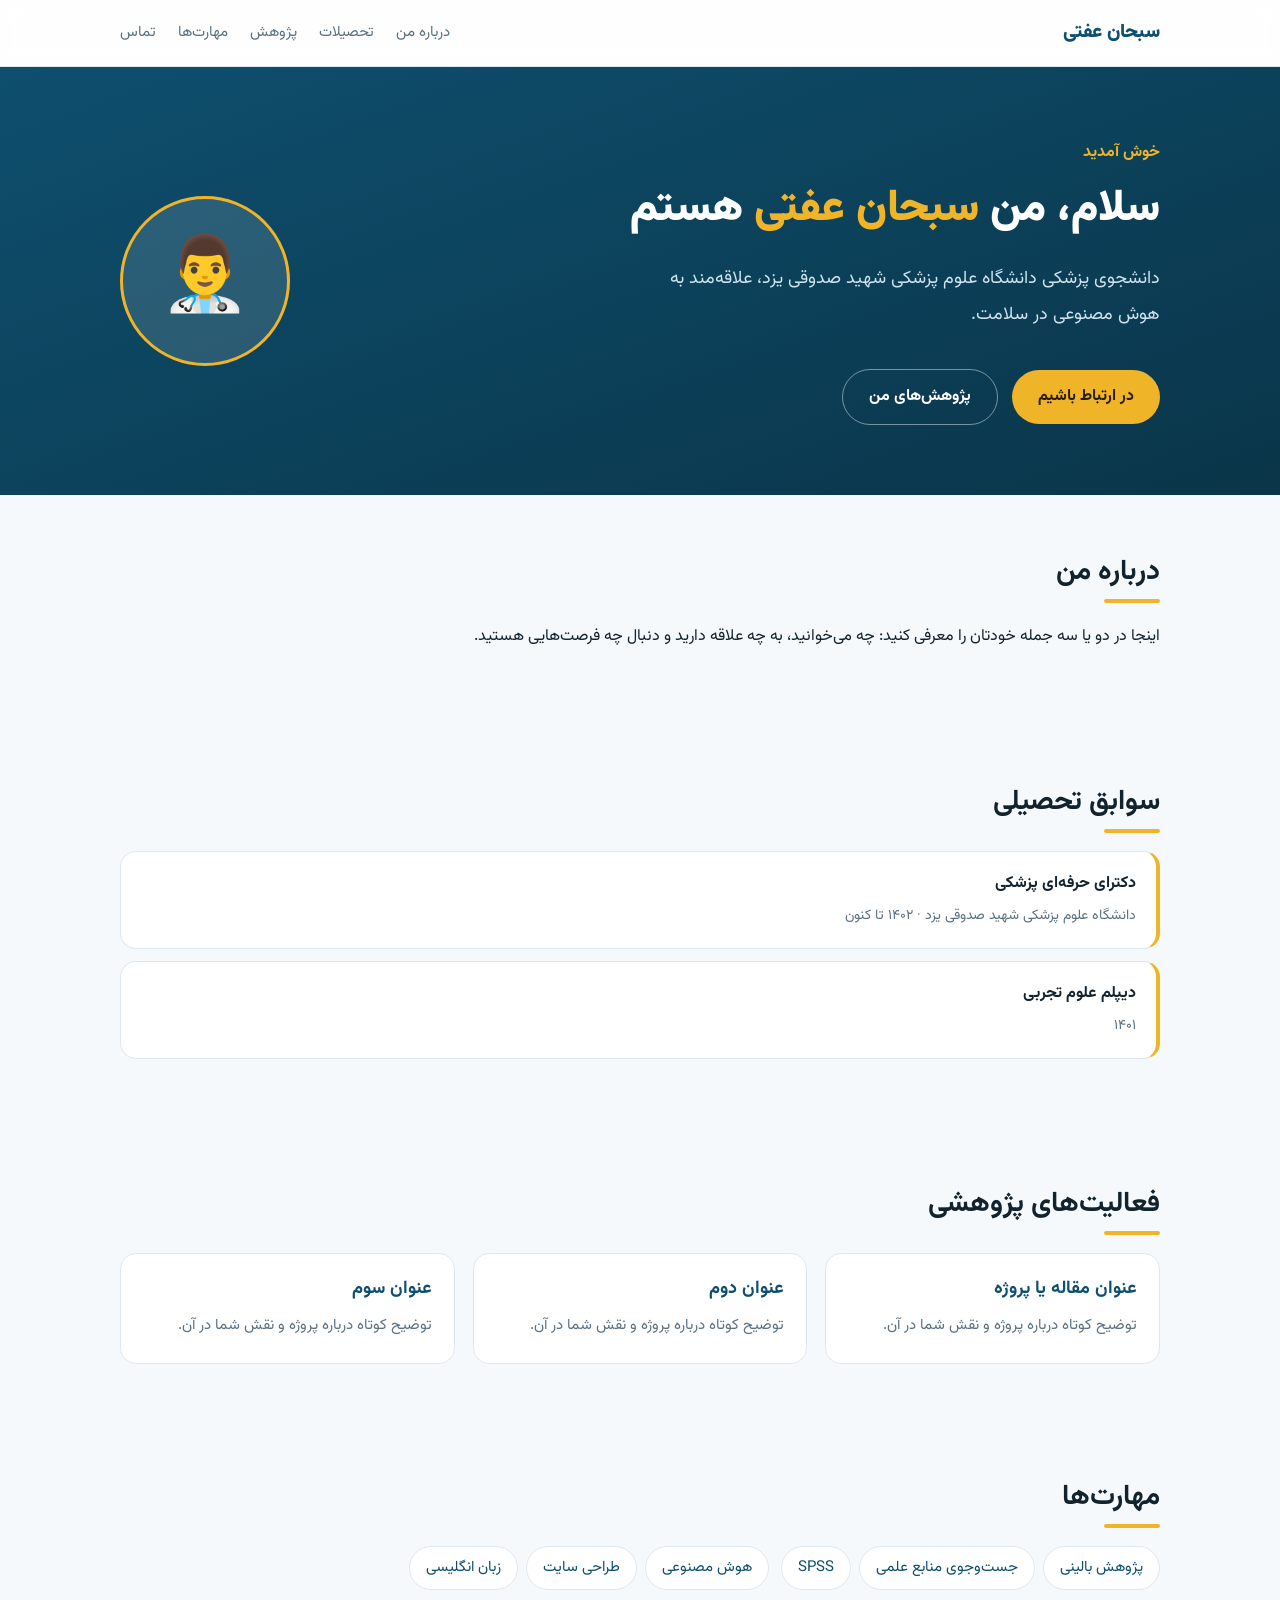
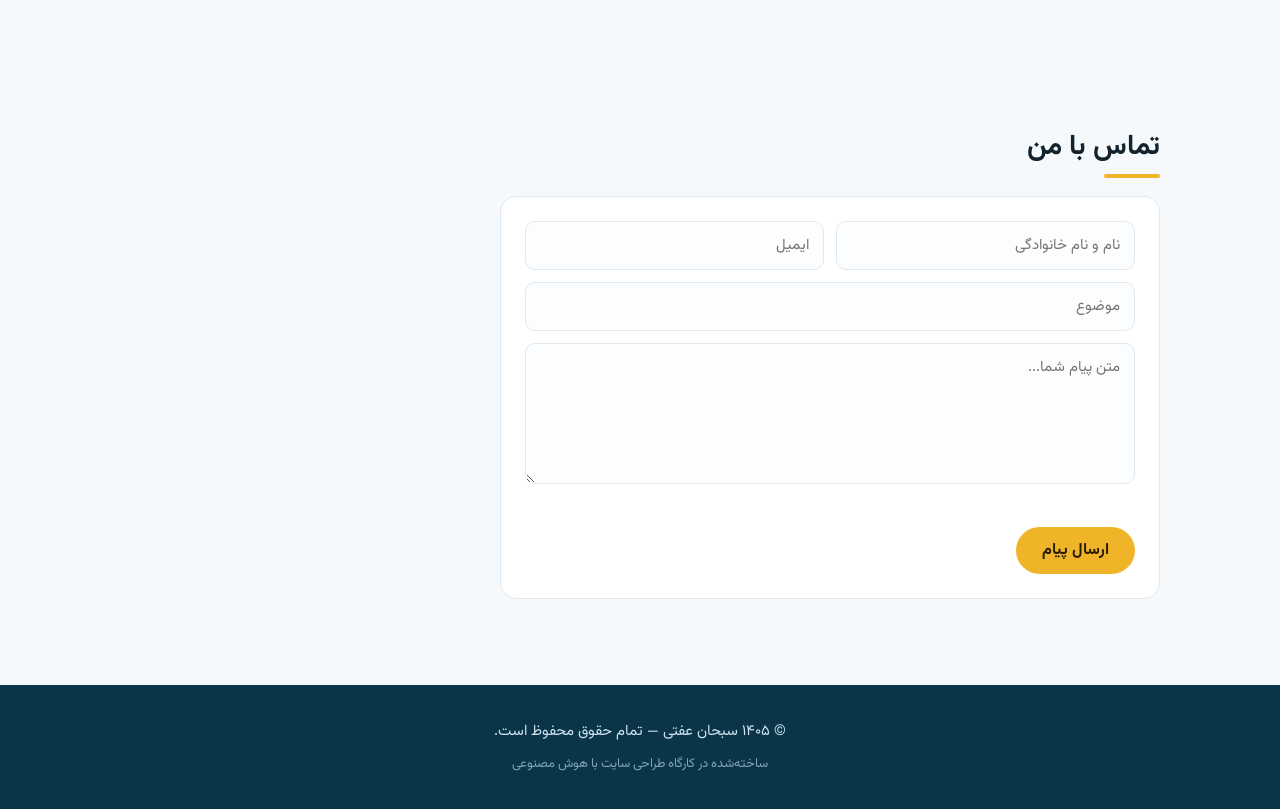
<file: workshop/starter-files/index.html>
<!DOCTYPE html>
<html lang="fa" dir="rtl">
<head>
<meta charset="utf-8">
<meta name="viewport" content="width=device-width, initial-scale=1">
<title>سبحان عفتی | دانشجوی پزشکی</title>
<meta name="description" content="صفحه شخصی، سوابق پژوهشی و راه‌های ارتباطی">
<link href="https://fonts.googleapis.com/css2?family=Vazirmatn:wght@400;700;900&display=swap" rel="stylesheet">
<link rel="stylesheet" href="style.css">
</head>
<body>

<header id="top">
  <nav class="container">
    <a class="logo" href="#top">سبحان عفتی</a>
    <button class="burger" aria-label="منو">☰</button>
    <ul class="menu">
      <li><a href="#about">درباره من</a></li>
      <li><a href="#edu">تحصیلات</a></li>
      <li><a href="#research">پژوهش</a></li>
      <li><a href="#skills">مهارت‌ها</a></li>
      <li><a href="#contact">تماس</a></li>
    </ul>
  </nav>
</header>

<section class="hero">
  <div class="container hero-in">
    <div>
      <p class="eyebrow">خوش آمدید</p>
      <h1>سلام، من <span>سبحان عفتی</span> هستم</h1>
      <p class="lead">دانشجوی پزشکی دانشگاه علوم پزشکی شهید صدوقی یزد، علاقه‌مند به هوش مصنوعی در سلامت.</p>
      <a class="btn" href="#contact">در ارتباط باشیم</a>
      <a class="btn ghost" href="#research">پژوهش‌های من</a>
    </div>
    <div class="avatar">👨‍⚕️</div>
  </div>
</section>

<main>
  <section id="about" class="container sec">
    <h2>درباره من</h2>
    <p>اینجا در دو یا سه جمله خودتان را معرفی کنید: چه می‌خوانید، به چه علاقه دارید و دنبال چه فرصت‌هایی هستید.</p>
  </section>

  <section id="edu" class="container sec">
    <h2>سوابق تحصیلی</h2>
    <div class="timeline">
      <div class="item"><b>دکترای حرفه‌ای پزشکی</b><span>دانشگاه علوم پزشکی شهید صدوقی یزد · ۱۴۰۲ تا کنون</span></div>
      <div class="item"><b>دیپلم علوم تجربی</b><span>۱۴۰۱</span></div>
    </div>
  </section>

  <section id="research" class="container sec">
    <h2>فعالیت‌های پژوهشی</h2>
    <div class="cards">
      <article class="card"><h3>عنوان مقاله یا پروژه</h3><p>توضیح کوتاه درباره پروژه و نقش شما در آن.</p></article>
      <article class="card"><h3>عنوان دوم</h3><p>توضیح کوتاه درباره پروژه و نقش شما در آن.</p></article>
      <article class="card"><h3>عنوان سوم</h3><p>توضیح کوتاه درباره پروژه و نقش شما در آن.</p></article>
    </div>
  </section>

  <section id="skills" class="container sec">
    <h2>مهارت‌ها</h2>
    <p class="tags">
      <span>پژوهش بالینی</span><span>جست‌وجوی منابع علمی</span><span>SPSS</span>
      <span>هوش مصنوعی</span><span>طراحی سایت</span><span>زبان انگلیسی</span>
    </p>
  </section>

  <section id="contact" class="container sec">
    <h2>تماس با من</h2>
    <form class="form" action="contact.php" method="post">
      <div class="row">
        <input type="text" name="name" placeholder="نام و نام خانوادگی" required>
        <input type="email" name="email" placeholder="ایمیل" required>
      </div>
      <input type="text" name="subject" placeholder="موضوع" required>
      <textarea name="message" rows="5" placeholder="متن پیام شما..." required></textarea>
      <button type="submit" class="btn">ارسال پیام</button>
    </form>
  </section>
</main>

<footer>
  <div class="container">
    <p>© ۱۴۰۵ سبحان عفتی — تمام حقوق محفوظ است.</p>
    <p class="muted">ساخته‌شده در کارگاه طراحی سایت با هوش مصنوعی</p>
  </div>
</footer>

<script src="script.js"></script>
</body>
</html>
</file>
<file: workshop/starter-files/style.css>
/* ---- متغیرهای رنگ: فقط این‌ها را عوض کنید تا کل سایت عوض شود ---- */
:root{
  --bg:#f6f9fc; --surface:#fff; --text:#12232e; --muted:#5b7181;
  --brand:#0e4f6e; --accent:#f0b429; --line:#dfe8ef; --radius:16px;
}
*{box-sizing:border-box}
body{margin:0;font-family:'Vazirmatn',Tahoma,sans-serif;background:var(--bg);color:var(--text);line-height:2}
.container{max-width:1080px;margin:0 auto;padding:0 20px}
a{color:var(--brand);text-decoration:none}
h1,h2,h3{line-height:1.5}

/* هدر چسبان */
header{position:sticky;top:0;z-index:50;background:rgba(255,255,255,.85);backdrop-filter:blur(10px);border-bottom:1px solid var(--line)}
header nav{display:flex;align-items:center;justify-content:space-between;height:66px}
.logo{font-weight:900;font-size:19px;color:var(--brand)}
.menu{display:flex;gap:22px;list-style:none;margin:0;padding:0}
.menu a{color:var(--muted);font-size:15px}
.menu a:hover{color:var(--brand)}
.burger{display:none;background:none;border:0;font-size:24px;cursor:pointer;color:var(--brand)}

/* بخش معرفی */
.hero{background:linear-gradient(160deg,#0e4f6e,#0a3549);color:#fff;padding:70px 0}
.hero-in{display:flex;align-items:center;gap:40px;justify-content:space-between}
.eyebrow{color:var(--accent);font-weight:700;margin:0}
.hero h1{font-size:clamp(28px,5vw,44px);margin:8px 0 14px;font-weight:900}
.hero h1 span{color:var(--accent)}
.lead{color:#cfe2ee;max-width:52ch;font-size:18px}
.avatar{width:170px;height:170px;flex:none;border-radius:50%;background:rgba(255,255,255,.12);
  display:grid;place-items:center;font-size:72px;border:3px solid var(--accent)}

.btn{display:inline-block;background:var(--accent);color:#2a1c00;font-weight:700;
  padding:11px 26px;border-radius:30px;margin:18px 0 0 10px;border:0;cursor:pointer;font-family:inherit;font-size:16px}
.btn.ghost{background:transparent;color:#fff;border:1px solid rgba(255,255,255,.45)}
.btn:hover{opacity:.9}

/* بخش‌ها */
.sec{padding:56px 20px}
.sec h2{font-size:28px;margin:0 0 18px;position:relative;padding-bottom:10px}
.sec h2::after{content:'';position:absolute;bottom:0;right:0;width:56px;height:4px;background:var(--accent);border-radius:4px}

.cards{display:grid;grid-template-columns:repeat(3,1fr);gap:18px}
.card{background:var(--surface);border:1px solid var(--line);border-radius:var(--radius);padding:22px;transition:.2s}
.card:hover{transform:translateY(-4px);box-shadow:0 12px 30px rgba(14,79,110,.12)}
.card h3{margin:0 0 8px;color:var(--brand);font-size:18px}
.card p{margin:0;color:var(--muted);font-size:15px}

.timeline .item{background:var(--surface);border:1px solid var(--line);border-inline-start:4px solid var(--accent);
  border-radius:var(--radius);padding:16px 20px;margin-bottom:12px}
.timeline .item b{display:block}
.timeline .item span{color:var(--muted);font-size:14px}

.tags span{display:inline-block;background:var(--surface);border:1px solid var(--line);
  border-radius:30px;padding:6px 16px;margin:0 0 8px 8px;font-size:15px;color:var(--brand)}

/* فرم */
.form{background:var(--surface);border:1px solid var(--line);border-radius:var(--radius);padding:24px;max-width:660px}
.form .row{display:flex;gap:12px}
.form input,.form textarea{width:100%;font-family:inherit;font-size:15px;padding:12px 14px;margin-bottom:12px;
  border:1px solid var(--line);border-radius:10px;background:#fbfdff;color:var(--text)}
.form input:focus,.form textarea:focus{outline:2px solid var(--brand);border-color:transparent}

footer{background:#0a3549;color:#cfe2ee;padding:28px 0;text-align:center;margin-top:30px}
footer p{margin:4px 0;font-size:15px}
.muted{color:#7fa3b8;font-size:13px}

/* انیمیشن ورود هنگام اسکرول */
.reveal{opacity:0;transform:translateY(22px);transition:.6s ease}
.reveal.show{opacity:1;transform:none}

/* ---------- موبایل ---------- */
@media (max-width:820px){
  .menu{display:none;position:absolute;top:66px;right:0;left:0;background:#fff;
    flex-direction:column;gap:0;padding:10px 20px;border-bottom:1px solid var(--line)}
  .menu.open{display:flex}
  .burger{display:block}
  .hero-in{flex-direction:column-reverse;text-align:center}
  .avatar{width:130px;height:130px;font-size:56px}
  .cards{grid-template-columns:1fr}
  .form .row{flex-direction:column;gap:0}
}
</file>
